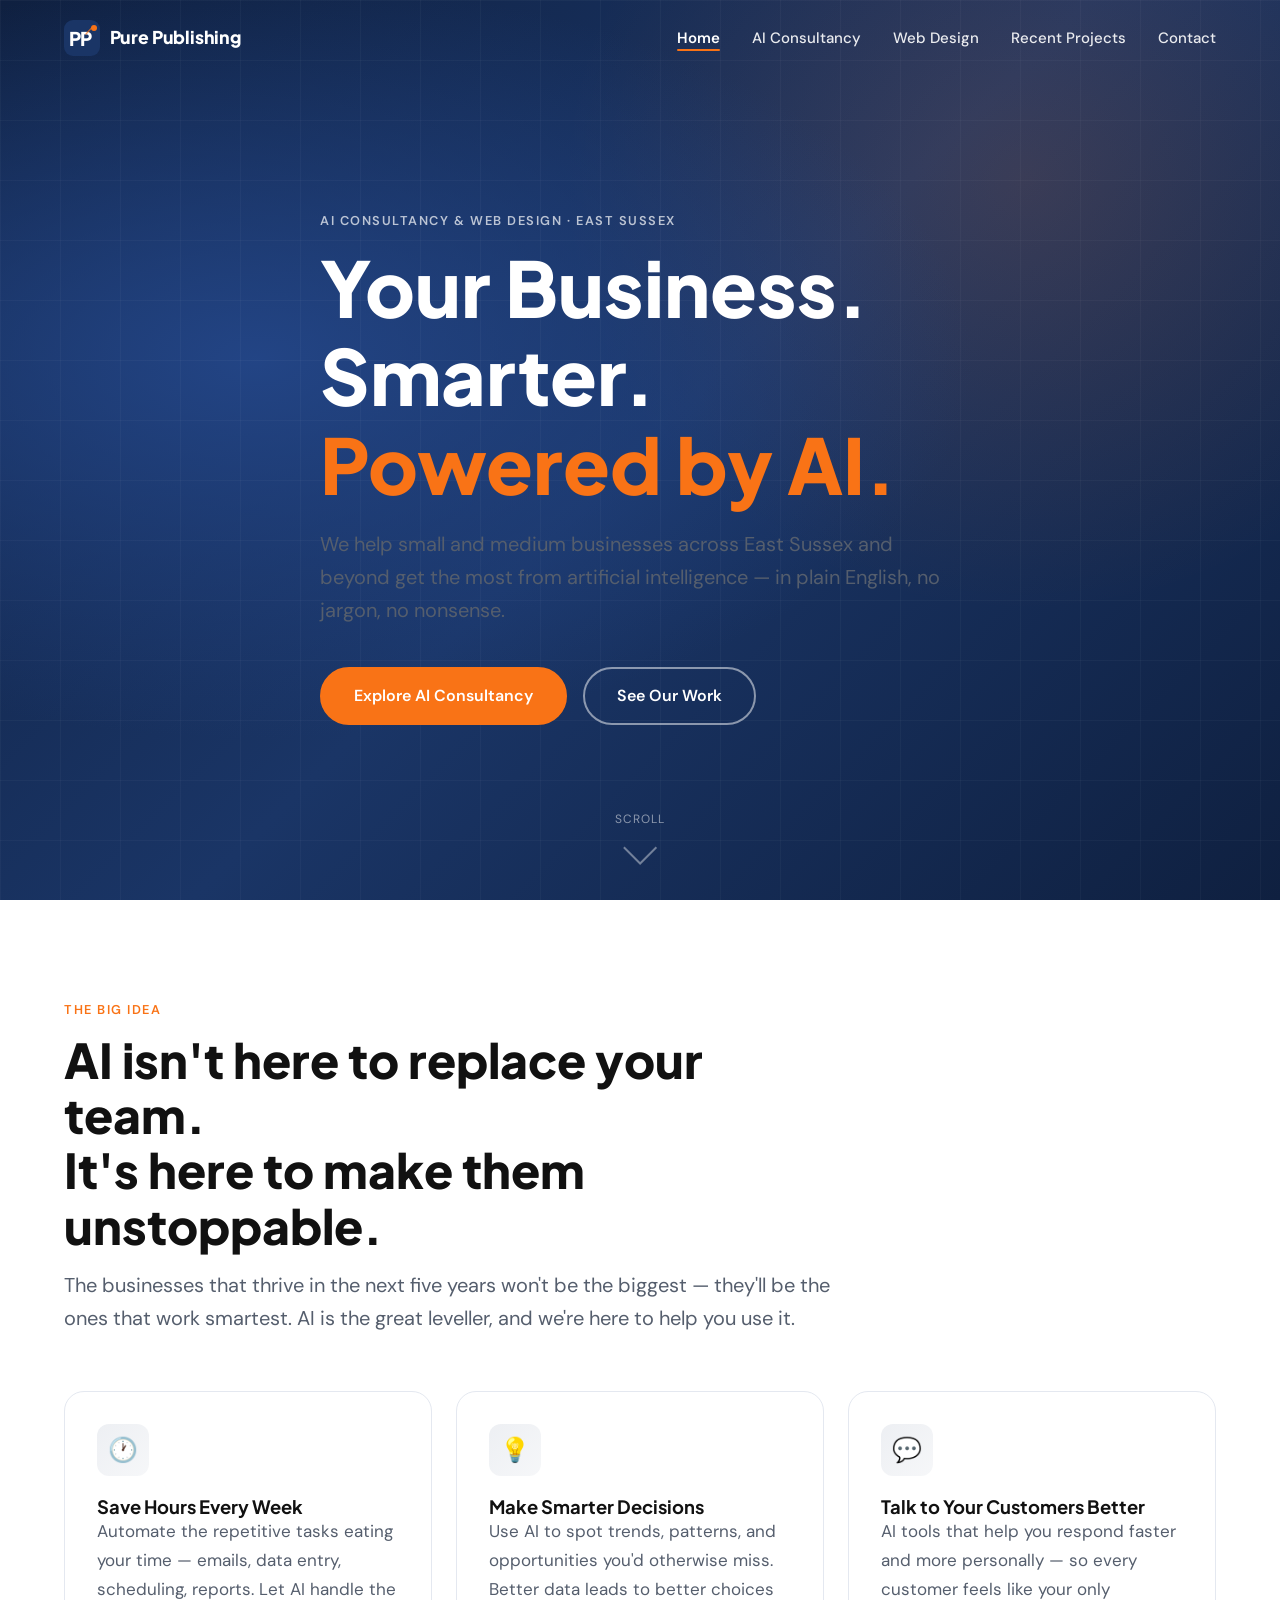
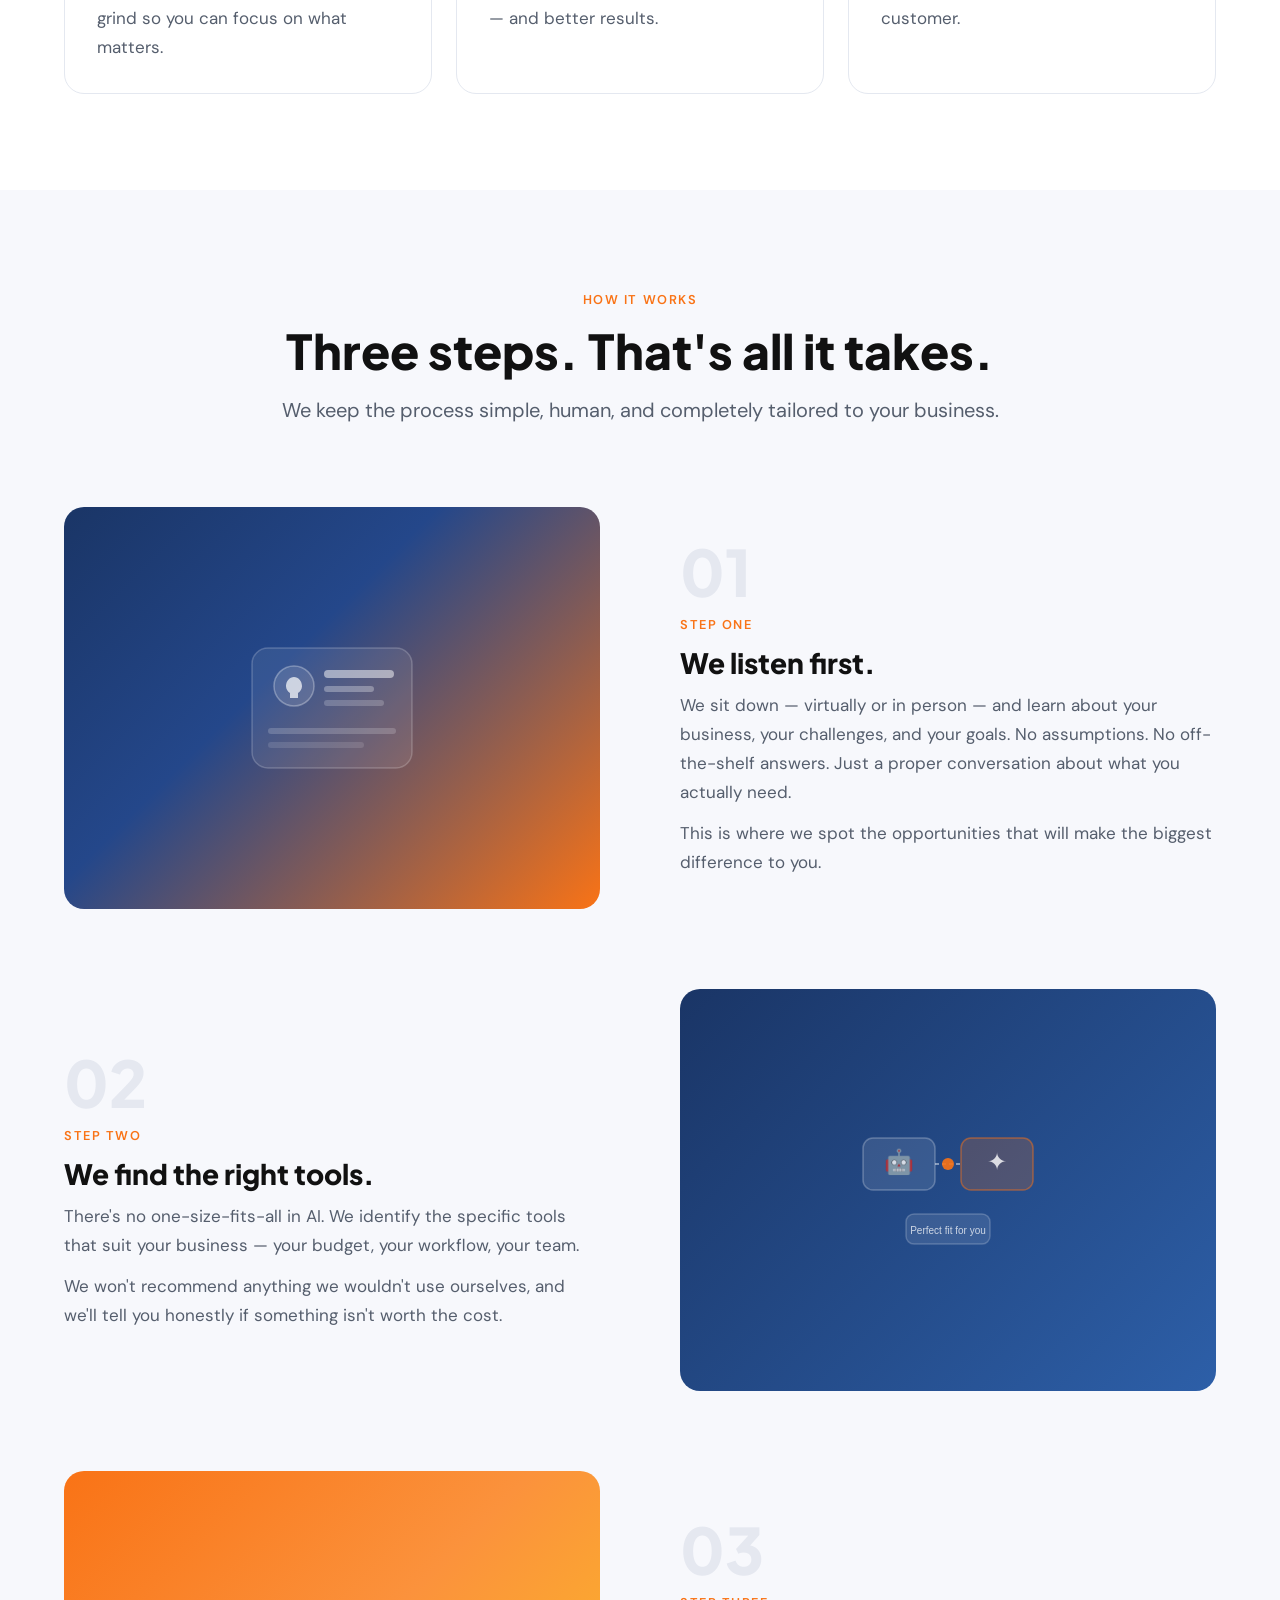
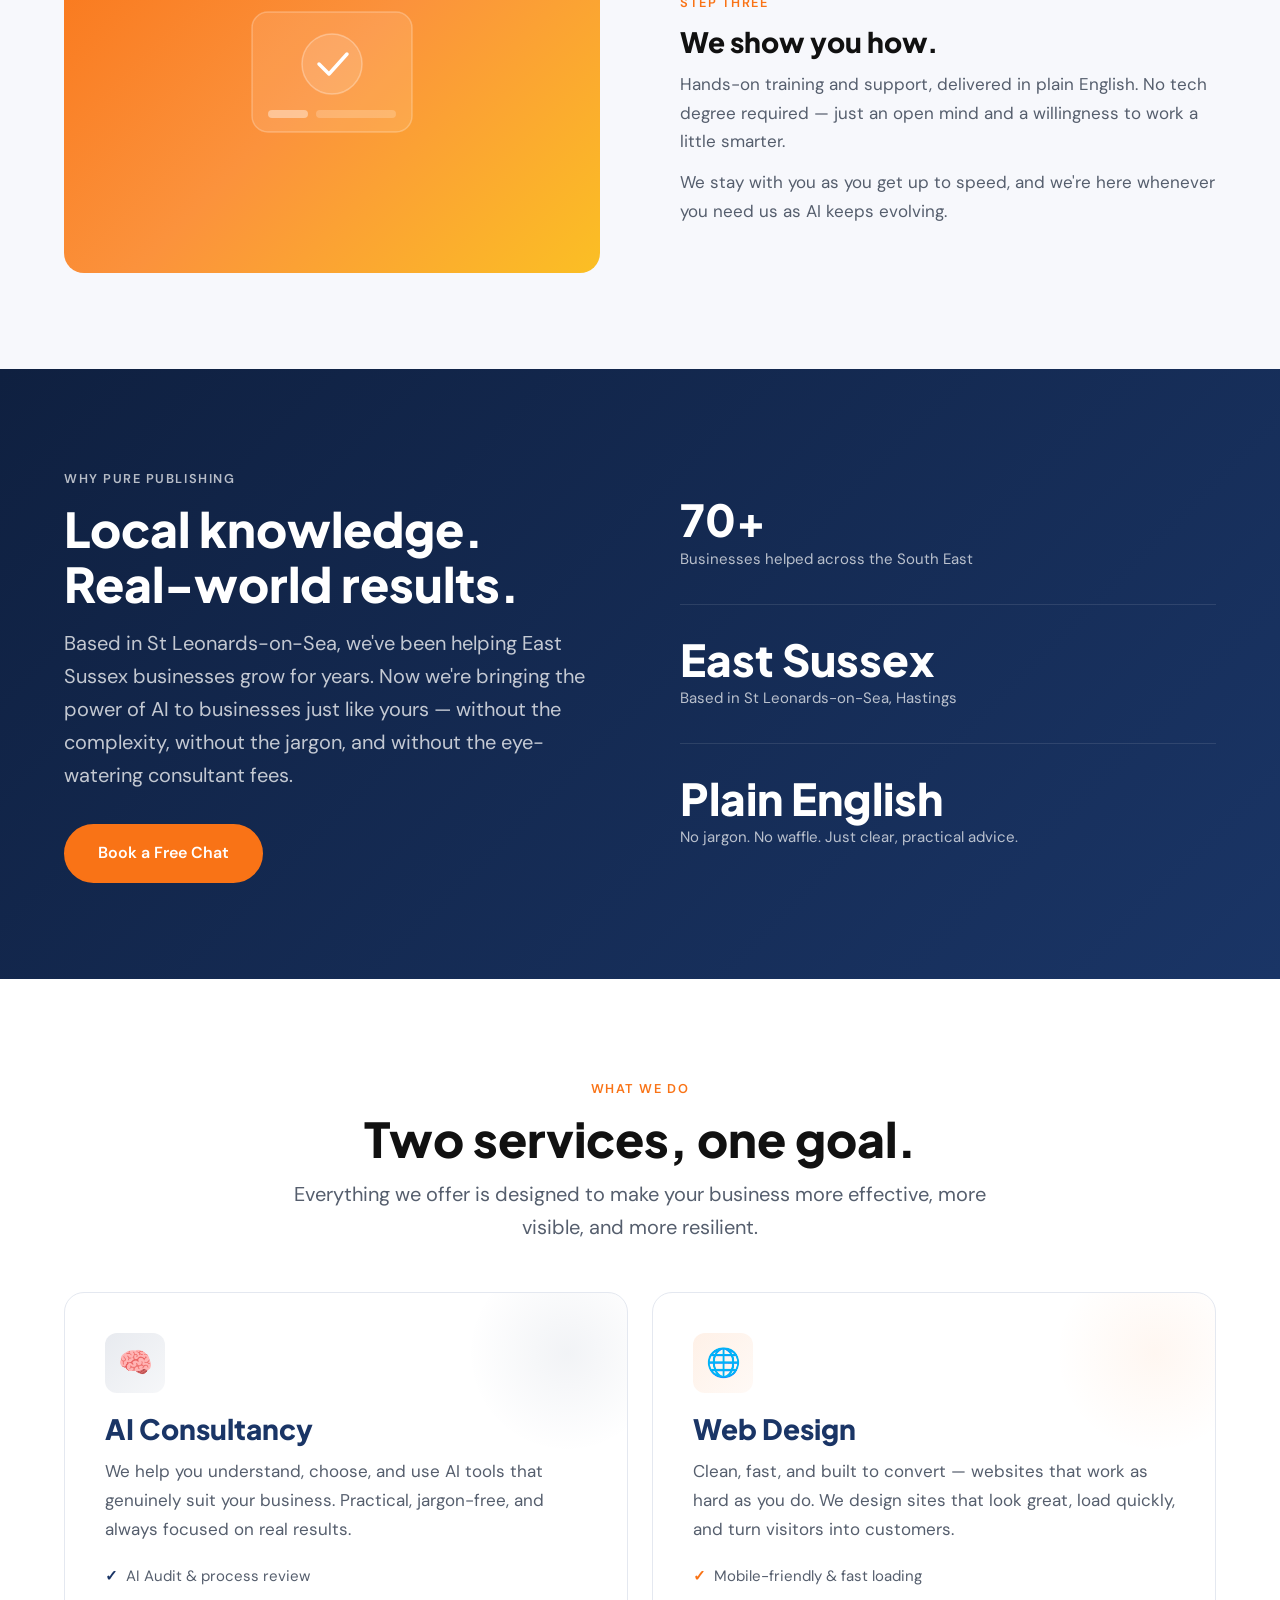
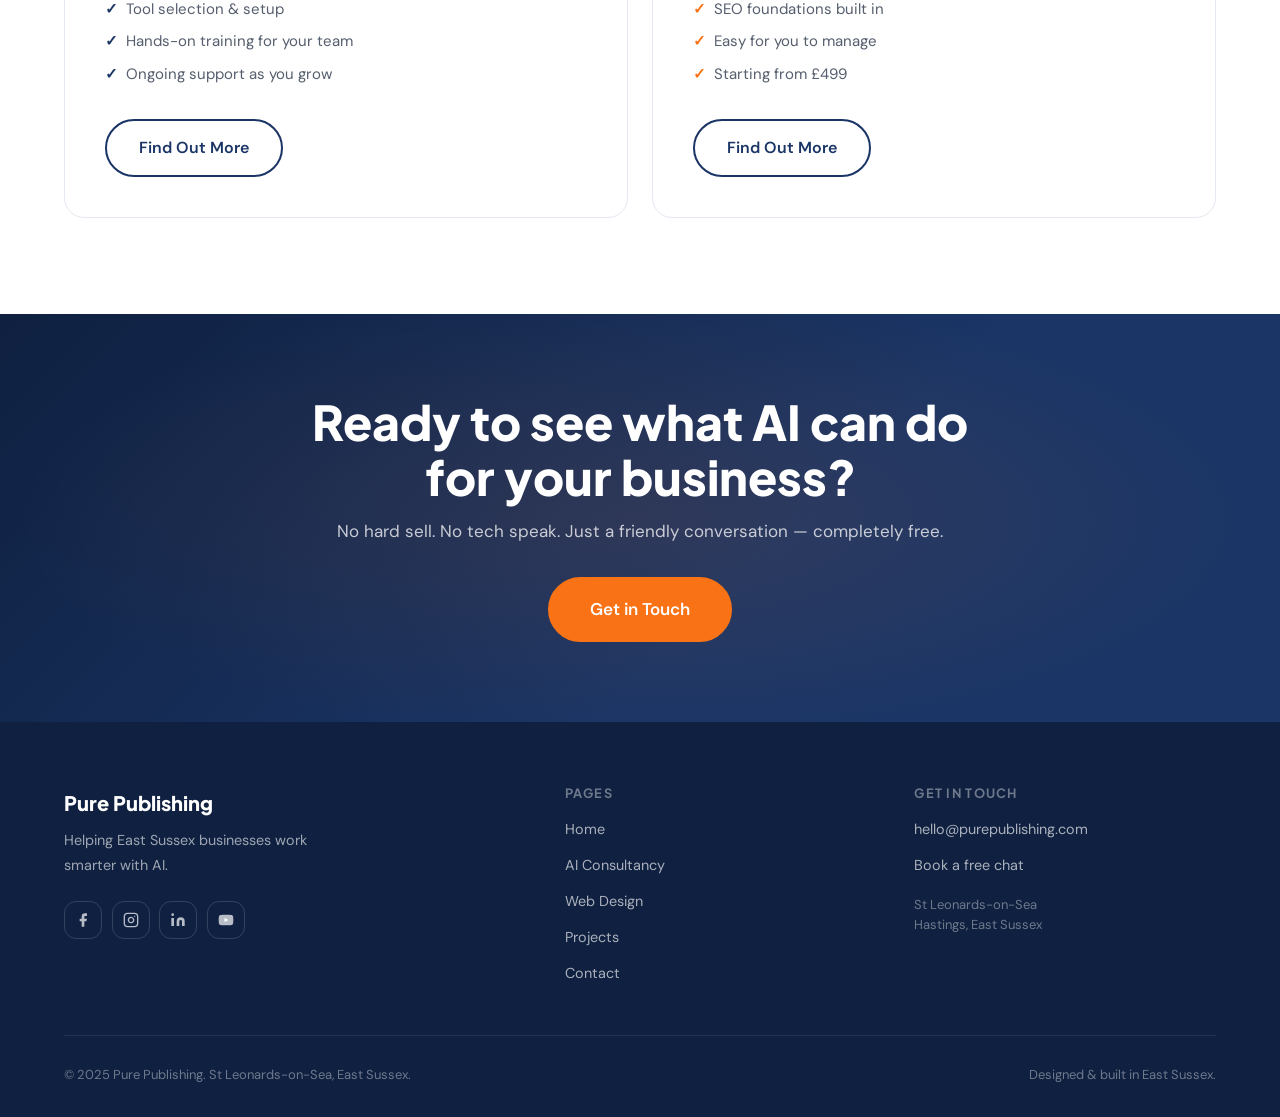
<file: index.html>
<!DOCTYPE html>
<html lang="en">
<head>
  <meta charset="UTF-8" />
  <meta name="viewport" content="width=device-width, initial-scale=1.0" />
  <title>Pure Publishing — AI Consultancy &amp; Web Design | East Sussex</title>
  <meta name="description" content="Pure Publishing helps small and medium businesses across East Sussex get the most from AI — in plain English. AI Consultancy and Website Design based in St Leonards-on-Sea." />
  <link rel="stylesheet" href="styles.css" />
</head>
<body>

  <!-- ══════════════════════════════════════════
       NAVIGATION
  ══════════════════════════════════════════ -->
  <nav class="nav" role="navigation" aria-label="Main navigation">
    <div class="container">
      <div class="nav-inner">

        <a href="index.html" class="nav-logo" aria-label="Pure Publishing — Home">
          <svg class="nav-logo-svg" viewBox="0 0 36 36" fill="none" xmlns="http://www.w3.org/2000/svg" aria-hidden="true">
            <rect width="36" height="36" rx="9" fill="#1a3566"/>
            <text x="5" y="26" font-family="'Plus Jakarta Sans', sans-serif" font-weight="800" font-size="19" fill="white" letter-spacing="-1">PP</text>
            <circle cx="30" cy="8" r="3" fill="#f97316"/>
            <line x1="27.5" y1="8" x2="22" y2="14" stroke="#f97316" stroke-width="1.2" stroke-linecap="round" opacity="0.7"/>
          </svg>
          <span class="nav-logo-wordmark">Pure Publishing</span>
        </a>

        <ul class="nav-links" role="list">
          <li><a href="index.html" class="active">Home</a></li>
          <li><a href="ai-consultancy.html">AI Consultancy</a></li>
          <li><a href="web-design.html">Web Design</a></li>
          <li><a href="projects.html">Recent Projects</a></li>
          <li><a href="contact.html">Contact</a></li>
        </ul>

        <a href="contact.html" class="btn btn-primary nav-cta">Get in Touch</a>

        <button class="hamburger" aria-label="Open menu" aria-expanded="false">
          <span></span><span></span><span></span>
        </button>
      </div>
    </div>
  </nav>

  <div class="mobile-menu" role="dialog" aria-label="Mobile navigation">
    <button class="mobile-menu-close" aria-label="Close menu">&times;</button>
    <a href="index.html">Home</a>
    <a href="ai-consultancy.html">AI Consultancy</a>
    <a href="web-design.html">Web Design</a>
    <a href="projects.html">Recent Projects</a>
    <a href="contact.html">Contact</a>
  </div>


  <!-- ══════════════════════════════════════════
       HERO
  ══════════════════════════════════════════ -->
  <section class="hero" aria-label="Hero">
    <div class="hero-bg" aria-hidden="true"></div>
    <div class="hero-grid" aria-hidden="true"></div>

    <div class="container hero-content">
      <span class="eyebrow eyebrow-light hero-fade">AI Consultancy &amp; Web Design · East Sussex</span>
      <h1 class="hero-fade-up">Your Business.<br>Smarter.<br><span>Powered by AI.</span></h1>
      <p class="lead hero-fade-up" style="animation-delay:0.55s; opacity:0; animation-fill-mode: forwards;">
        We help small and medium businesses across East Sussex and beyond get the most from
        artificial intelligence — in plain English, no jargon, no nonsense.
      </p>
      <div class="hero-btns">
        <a href="ai-consultancy.html" class="btn btn-primary">Explore AI Consultancy</a>
        <a href="projects.html" class="btn btn-ghost">See Our Work</a>
      </div>
    </div>

    <div class="scroll-indicator" aria-hidden="true">
      <span>Scroll</span>
      <div class="scroll-chevron"></div>
    </div>
  </section>


  <!-- ══════════════════════════════════════════
       SECTION 2 — THE BIG IDEA
  ══════════════════════════════════════════ -->
  <section class="section">
    <div class="container">
      <div class="section-header" style="max-width: 780px;">
        <span class="eyebrow reveal">The Big Idea</span>
        <h2 class="reveal reveal-d1">AI isn't here to replace your team.<br>It's here to make them unstoppable.</h2>
        <p class="lead reveal reveal-d2" style="margin-top: 1rem;">
          The businesses that thrive in the next five years won't be the biggest — they'll be the ones
          that work smartest. AI is the great leveller, and we're here to help you use it.
        </p>
      </div>

      <div class="cards-grid cards-grid-3" style="margin-top: 3.5rem;">
        <div class="card reveal reveal-d1">
          <div class="card-icon">🕐</div>
          <h4>Save Hours Every Week</h4>
          <p>Automate the repetitive tasks eating your time — emails, data entry, scheduling, reports. Let AI handle the grind so you can focus on what matters.</p>
        </div>
        <div class="card reveal reveal-d2">
          <div class="card-icon">💡</div>
          <h4>Make Smarter Decisions</h4>
          <p>Use AI to spot trends, patterns, and opportunities you'd otherwise miss. Better data leads to better choices — and better results.</p>
        </div>
        <div class="card reveal reveal-d3">
          <div class="card-icon">💬</div>
          <h4>Talk to Your Customers Better</h4>
          <p>AI tools that help you respond faster and more personally — so every customer feels like your only customer.</p>
        </div>
      </div>
    </div>
  </section>


  <!-- ══════════════════════════════════════════
       SECTION 3 — HOW IT WORKS
  ══════════════════════════════════════════ -->
  <section class="section" style="background: var(--bg-muted);">
    <div class="container">
      <div class="section-header centered reveal">
        <span class="eyebrow">How It Works</span>
        <h2>Three steps. That's all it takes.</h2>
        <p class="lead" style="margin-top: 1rem;">
          We keep the process simple, human, and completely tailored to your business.
        </p>
      </div>

      <div class="split-row" style="margin-top: 5rem;">
        <div class="split-visual gradient-1 reveal-left">
          <div class="split-visual-inner" style="padding: 3rem;">
            <svg viewBox="0 0 200 160" fill="none" xmlns="http://www.w3.org/2000/svg" style="max-width:200px;">
              <rect x="20" y="20" width="160" height="120" rx="16" fill="rgba(255,255,255,0.08)" stroke="rgba(255,255,255,0.2)" stroke-width="1.5"/>
              <circle cx="62" cy="58" r="20" fill="rgba(255,255,255,0.12)" stroke="rgba(255,255,255,0.3)" stroke-width="1.5"/>
              <path d="M54 58 C54 53 57.6 49 62 49 C66.4 49 70 53 70 58 C70 61 68.4 63.5 66 65L66 70L58 70L58 65C55.6 63.5 54 61 54 58Z" fill="rgba(255,255,255,0.7)"/>
              <rect x="92" y="42" width="70" height="8" rx="4" fill="rgba(255,255,255,0.5)"/>
              <rect x="92" y="58" width="50" height="6" rx="3" fill="rgba(255,255,255,0.3)"/>
              <rect x="92" y="72" width="60" height="6" rx="3" fill="rgba(255,255,255,0.2)"/>
              <rect x="36" y="100" width="128" height="6" rx="3" fill="rgba(255,255,255,0.18)"/>
              <rect x="36" y="114" width="96" height="6" rx="3" fill="rgba(255,255,255,0.12)"/>
            </svg>
          </div>
        </div>
        <div class="split-text reveal-right">
          <div class="step-number">01</div>
          <span class="eyebrow">Step One</span>
          <h3>We listen first.</h3>
          <p style="margin-top: 0.75rem;">
            We sit down — virtually or in person — and learn about your business, your challenges,
            and your goals. No assumptions. No off-the-shelf answers. Just a proper conversation
            about what you actually need.
          </p>
          <p style="margin-top: 0.75rem;">
            This is where we spot the opportunities that will make the biggest difference to you.
          </p>
        </div>
      </div>

      <div class="split-row reverse" style="margin-top: 5rem;">
        <div class="split-visual gradient-4 reveal-right">
          <div class="split-visual-inner" style="padding: 3rem;">
            <svg viewBox="0 0 200 160" fill="none" xmlns="http://www.w3.org/2000/svg" style="max-width:200px;">
              <rect x="15" y="28" width="72" height="52" rx="10" fill="rgba(255,255,255,0.1)" stroke="rgba(255,255,255,0.25)" stroke-width="1.5"/>
              <text x="51" y="60" font-size="24" text-anchor="middle" fill="white" opacity="0.8">🤖</text>
              <rect x="113" y="28" width="72" height="52" rx="10" fill="rgba(249,115,22,0.2)" stroke="rgba(249,115,22,0.5)" stroke-width="1.5"/>
              <text x="149" y="60" font-size="24" text-anchor="middle" fill="white" opacity="0.8">✦</text>
              <path d="M87 54 L113 54" stroke="rgba(255,255,255,0.45)" stroke-width="2" stroke-dasharray="4 3"/>
              <circle cx="100" cy="54" r="6" fill="rgba(249,115,22,0.9)"/>
              <rect x="58" y="104" width="84" height="30" rx="8" fill="rgba(255,255,255,0.1)" stroke="rgba(255,255,255,0.2)" stroke-width="1.5"/>
              <text x="100" y="124" font-size="10" text-anchor="middle" fill="rgba(255,255,255,0.75)" font-family="sans-serif">Perfect fit for you</text>
            </svg>
          </div>
        </div>
        <div class="split-text reveal-left">
          <div class="step-number">02</div>
          <span class="eyebrow">Step Two</span>
          <h3>We find the right tools.</h3>
          <p style="margin-top: 0.75rem;">
            There's no one-size-fits-all in AI. We identify the specific tools that suit
            your business — your budget, your workflow, your team.
          </p>
          <p style="margin-top: 0.75rem;">
            We won't recommend anything we wouldn't use ourselves, and we'll tell you
            honestly if something isn't worth the cost.
          </p>
        </div>
      </div>

      <div class="split-row" style="margin-top: 5rem;">
        <div class="split-visual gradient-3 reveal-left">
          <div class="split-visual-inner" style="padding: 3rem;">
            <svg viewBox="0 0 200 160" fill="none" xmlns="http://www.w3.org/2000/svg" style="max-width:200px;">
              <rect x="20" y="20" width="160" height="120" rx="16" fill="rgba(255,255,255,0.1)" stroke="rgba(255,255,255,0.25)" stroke-width="1.5"/>
              <circle cx="100" cy="72" r="30" fill="rgba(255,255,255,0.12)" stroke="rgba(255,255,255,0.3)" stroke-width="1.5"/>
              <path d="M87 72 L97 82 L115 62" stroke="white" stroke-width="3.5" stroke-linecap="round" stroke-linejoin="round"/>
              <rect x="36" y="118" width="40" height="8" rx="4" fill="rgba(255,255,255,0.4)"/>
              <rect x="84" y="118" width="80" height="8" rx="4" fill="rgba(255,255,255,0.2)"/>
            </svg>
          </div>
        </div>
        <div class="split-text reveal-right">
          <div class="step-number">03</div>
          <span class="eyebrow">Step Three</span>
          <h3>We show you how.</h3>
          <p style="margin-top: 0.75rem;">
            Hands-on training and support, delivered in plain English. No tech degree required —
            just an open mind and a willingness to work a little smarter.
          </p>
          <p style="margin-top: 0.75rem;">
            We stay with you as you get up to speed, and we're here whenever you need us as AI
            keeps evolving.
          </p>
        </div>
      </div>
    </div>
  </section>


  <!-- ══════════════════════════════════════════
       SECTION 4 — WHY US (indigo bg)
  ══════════════════════════════════════════ -->
  <section class="section section-indigo">
    <div class="container">
      <div style="display: grid; grid-template-columns: 1fr 1fr; gap: 5rem; align-items: center;">
        <div class="reveal-left">
          <span class="eyebrow eyebrow-light">Why Pure Publishing</span>
          <h2>Local knowledge.<br>Real-world results.</h2>
          <p class="lead" style="margin-top: 1rem; color: rgba(255,255,255,0.75);">
            Based in St Leonards-on-Sea, we've been helping East Sussex businesses grow for years.
            Now we're bringing the power of AI to businesses just like yours — without the complexity,
            without the jargon, and without the eye-watering consultant fees.
          </p>
          <a href="contact.html" class="btn btn-primary" style="margin-top: 2rem;">Book a Free Chat</a>
        </div>
        <div class="reveal-right">
          <div style="display: flex; flex-direction: column; gap: 2rem;">
            <div class="stat-item">
              <div class="stat-number" data-count="100" data-suffix="+">100+</div>
              <div class="stat-label">Businesses helped across the South East</div>
            </div>
            <div class="divider" style="background: rgba(255,255,255,0.1);"></div>
            <div class="stat-item">
              <div class="stat-number">East Sussex</div>
              <div class="stat-label">Based in St Leonards-on-Sea, Hastings</div>
            </div>
            <div class="divider" style="background: rgba(255,255,255,0.1);"></div>
            <div class="stat-item">
              <div class="stat-number">Plain English</div>
              <div class="stat-label">No jargon. No waffle. Just clear, practical advice.</div>
            </div>
          </div>
        </div>
      </div>
    </div>
  </section>


  <!-- ══════════════════════════════════════════
       SECTION 5 — SERVICES OVERVIEW
  ══════════════════════════════════════════ -->
  <section class="section">
    <div class="container">
      <div class="section-header centered reveal">
        <span class="eyebrow">What We Do</span>
        <h2>Two services, one goal.</h2>
        <p class="lead" style="margin-top: 0.75rem;">
          Everything we offer is designed to make your business more effective, more visible, and more resilient.
        </p>
      </div>

      <div class="cards-grid cards-grid-2" style="margin-top: 3rem;">
        <div class="card reveal reveal-d1" style="padding: 2.5rem; overflow: hidden; position: relative;">
          <div style="position: absolute; top: -40px; right: -40px; width: 200px; height: 200px; border-radius: 50%; background: radial-gradient(circle, rgba(26,53,102,0.06) 0%, transparent 70%); pointer-events: none;"></div>
          <div class="card-icon" style="width: 60px; height: 60px; font-size: 1.75rem; background: linear-gradient(135deg, rgba(26,53,102,0.1), rgba(26,53,102,0.04));">🧠</div>
          <h3 style="margin-bottom: 0.75rem; color: var(--indigo);">AI Consultancy</h3>
          <p>We help you understand, choose, and use AI tools that genuinely suit your business. Practical, jargon-free, and always focused on real results.</p>
          <ul style="margin-top: 1.25rem; display: flex; flex-direction: column; gap: 0.5rem;">
            <li style="display: flex; align-items: center; gap: 0.5rem; font-size: 0.9375rem; color: var(--text-muted);"><span style="color: var(--indigo); font-weight: 700;">✓</span> AI Audit &amp; process review</li>
            <li style="display: flex; align-items: center; gap: 0.5rem; font-size: 0.9375rem; color: var(--text-muted);"><span style="color: var(--indigo); font-weight: 700;">✓</span> Tool selection &amp; setup</li>
            <li style="display: flex; align-items: center; gap: 0.5rem; font-size: 0.9375rem; color: var(--text-muted);"><span style="color: var(--indigo); font-weight: 700;">✓</span> Hands-on training for your team</li>
            <li style="display: flex; align-items: center; gap: 0.5rem; font-size: 0.9375rem; color: var(--text-muted);"><span style="color: var(--indigo); font-weight: 700;">✓</span> Ongoing support as you grow</li>
          </ul>
          <a href="ai-consultancy.html" class="btn btn-outline" style="margin-top: 2rem;">Find Out More</a>
        </div>

        <div class="card reveal reveal-d2" style="padding: 2.5rem; overflow: hidden; position: relative;">
          <div style="position: absolute; top: -40px; right: -40px; width: 200px; height: 200px; border-radius: 50%; background: radial-gradient(circle, rgba(249,115,22,0.06) 0%, transparent 70%); pointer-events: none;"></div>
          <div class="card-icon" style="width: 60px; height: 60px; font-size: 1.75rem; background: linear-gradient(135deg, rgba(249,115,22,0.1), rgba(249,115,22,0.04));">🌐</div>
          <h3 style="margin-bottom: 0.75rem; color: var(--indigo);">Web Design</h3>
          <p>Clean, fast, and built to convert — websites that work as hard as you do. We design sites that look great, load quickly, and turn visitors into customers.</p>
          <ul style="margin-top: 1.25rem; display: flex; flex-direction: column; gap: 0.5rem;">
            <li style="display: flex; align-items: center; gap: 0.5rem; font-size: 0.9375rem; color: var(--text-muted);"><span style="color: var(--accent); font-weight: 700;">✓</span> Mobile-friendly &amp; fast loading</li>
            <li style="display: flex; align-items: center; gap: 0.5rem; font-size: 0.9375rem; color: var(--text-muted);"><span style="color: var(--accent); font-weight: 700;">✓</span> SEO foundations built in</li>
            <li style="display: flex; align-items: center; gap: 0.5rem; font-size: 0.9375rem; color: var(--text-muted);"><span style="color: var(--accent); font-weight: 700;">✓</span> Easy for you to manage</li>
            <li style="display: flex; align-items: center; gap: 0.5rem; font-size: 0.9375rem; color: var(--text-muted);"><span style="color: var(--accent); font-weight: 700;">✓</span> Starting from £499</li>
          </ul>
          <a href="web-design.html" class="btn btn-outline" style="margin-top: 2rem;">Find Out More</a>
        </div>
      </div>
    </div>
  </section>


  <!-- ══════════════════════════════════════════
       SECTION 6 — CTA STRIP
  ══════════════════════════════════════════ -->
  <section class="cta-strip reveal">
    <div class="container">
      <h2>Ready to see what AI can do<br>for your business?</h2>
      <p>No hard sell. No tech speak. Just a friendly conversation — completely free.</p>
      <a href="contact.html" class="btn btn-primary" style="font-size: 1.0625rem; padding: 1rem 2.5rem;">Get in Touch</a>
    </div>
  </section>


  <!-- ══════════════════════════════════════════
       FOOTER
  ══════════════════════════════════════════ -->
  <footer class="footer" role="contentinfo">
    <div class="container">
      <div class="footer-grid">
        <div class="footer-brand">
          <div class="footer-wordmark">Pure Publishing</div>
          <p class="footer-tagline">Helping East Sussex businesses work smarter with AI.</p>
          <div class="footer-social" aria-label="Social media links">
            <a href="#" aria-label="Facebook" rel="noopener noreferrer">
              <svg width="16" height="16" viewBox="0 0 24 24" fill="currentColor"><path d="M18 2h-3a5 5 0 0 0-5 5v3H7v4h3v8h4v-8h3l1-4h-4V7a1 1 0 0 1 1-1h3z"/></svg>
            </a>
            <a href="#" aria-label="Instagram" rel="noopener noreferrer">
              <svg width="16" height="16" viewBox="0 0 24 24" fill="none" stroke="currentColor" stroke-width="2" stroke-linecap="round" stroke-linejoin="round"><rect x="2" y="2" width="20" height="20" rx="5" ry="5"/><path d="M16 11.37A4 4 0 1 1 12.63 8 4 4 0 0 1 16 11.37z"/><line x1="17.5" y1="6.5" x2="17.51" y2="6.5"/></svg>
            </a>
            <a href="#" aria-label="LinkedIn" rel="noopener noreferrer">
              <svg width="16" height="16" viewBox="0 0 24 24" fill="currentColor"><path d="M16 8a6 6 0 0 1 6 6v7h-4v-7a2 2 0 0 0-2-2 2 2 0 0 0-2 2v7h-4v-7a6 6 0 0 1 6-6z"/><rect x="2" y="9" width="4" height="12"/><circle cx="4" cy="4" r="2"/></svg>
            </a>
            <a href="#" aria-label="YouTube" rel="noopener noreferrer">
              <svg width="16" height="16" viewBox="0 0 24 24" fill="currentColor"><path d="M22.54 6.42a2.78 2.78 0 0 0-1.95-1.96C18.88 4 12 4 12 4s-6.88 0-8.59.46A2.78 2.78 0 0 0 1.46 6.42 29 29 0 0 0 1 12a29 29 0 0 0 .46 5.58 2.78 2.78 0 0 0 1.95 1.96C5.12 20 12 20 12 20s6.88 0 8.59-.46a2.78 2.78 0 0 0 1.96-1.96A29 29 0 0 0 23 12a29 29 0 0 0-.46-5.58z"/><polygon points="9.75 15.02 15.5 12 9.75 8.98 9.75 15.02" fill="white"/></svg>
            </a>
          </div>
        </div>
        <div class="footer-col">
          <h5>Pages</h5>
          <ul>
            <li><a href="index.html">Home</a></li>
            <li><a href="ai-consultancy.html">AI Consultancy</a></li>
            <li><a href="web-design.html">Web Design</a></li>
            <li><a href="projects.html">Projects</a></li>
            <li><a href="contact.html">Contact</a></li>
          </ul>
        </div>
        <div class="footer-col">
          <h5>Get in Touch</h5>
          <ul>
            <li><a href="mailto:hello@purepublishing.com">hello@purepublishing.com</a></li>
            <li><a href="contact.html">Book a free chat</a></li>
          </ul>
          <p style="font-size:0.8125rem; color: rgba(255,255,255,0.4); margin-top: 1rem; line-height: 1.6;">
            St Leonards-on-Sea<br>Hastings, East Sussex
          </p>
        </div>
      </div>
      <div class="footer-bottom">
        <span>&copy; 2025 Pure Publishing. St Leonards-on-Sea, East Sussex.</span>
        <span>Designed &amp; built in East Sussex.</span>
      </div>
    </div>
  </footer>

  <script src="main.js"></script>
</body>
</html>
</file>
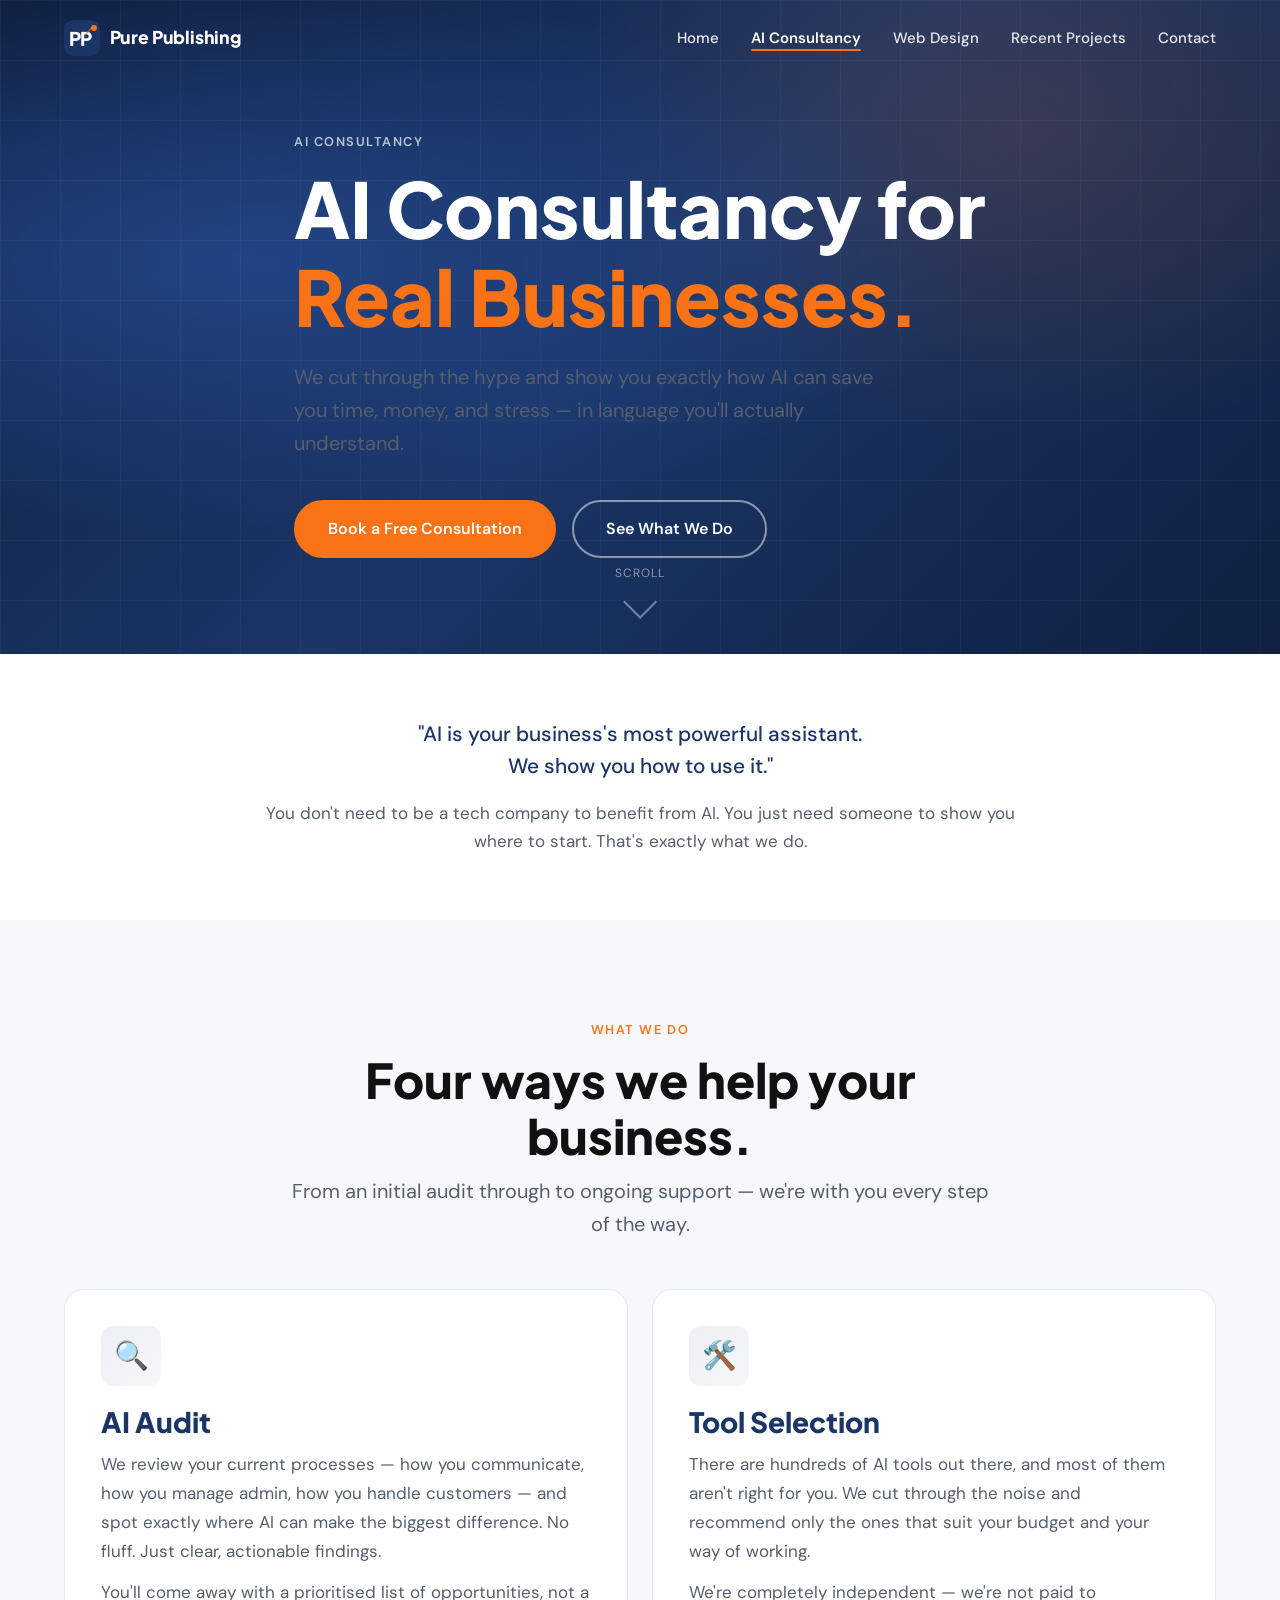
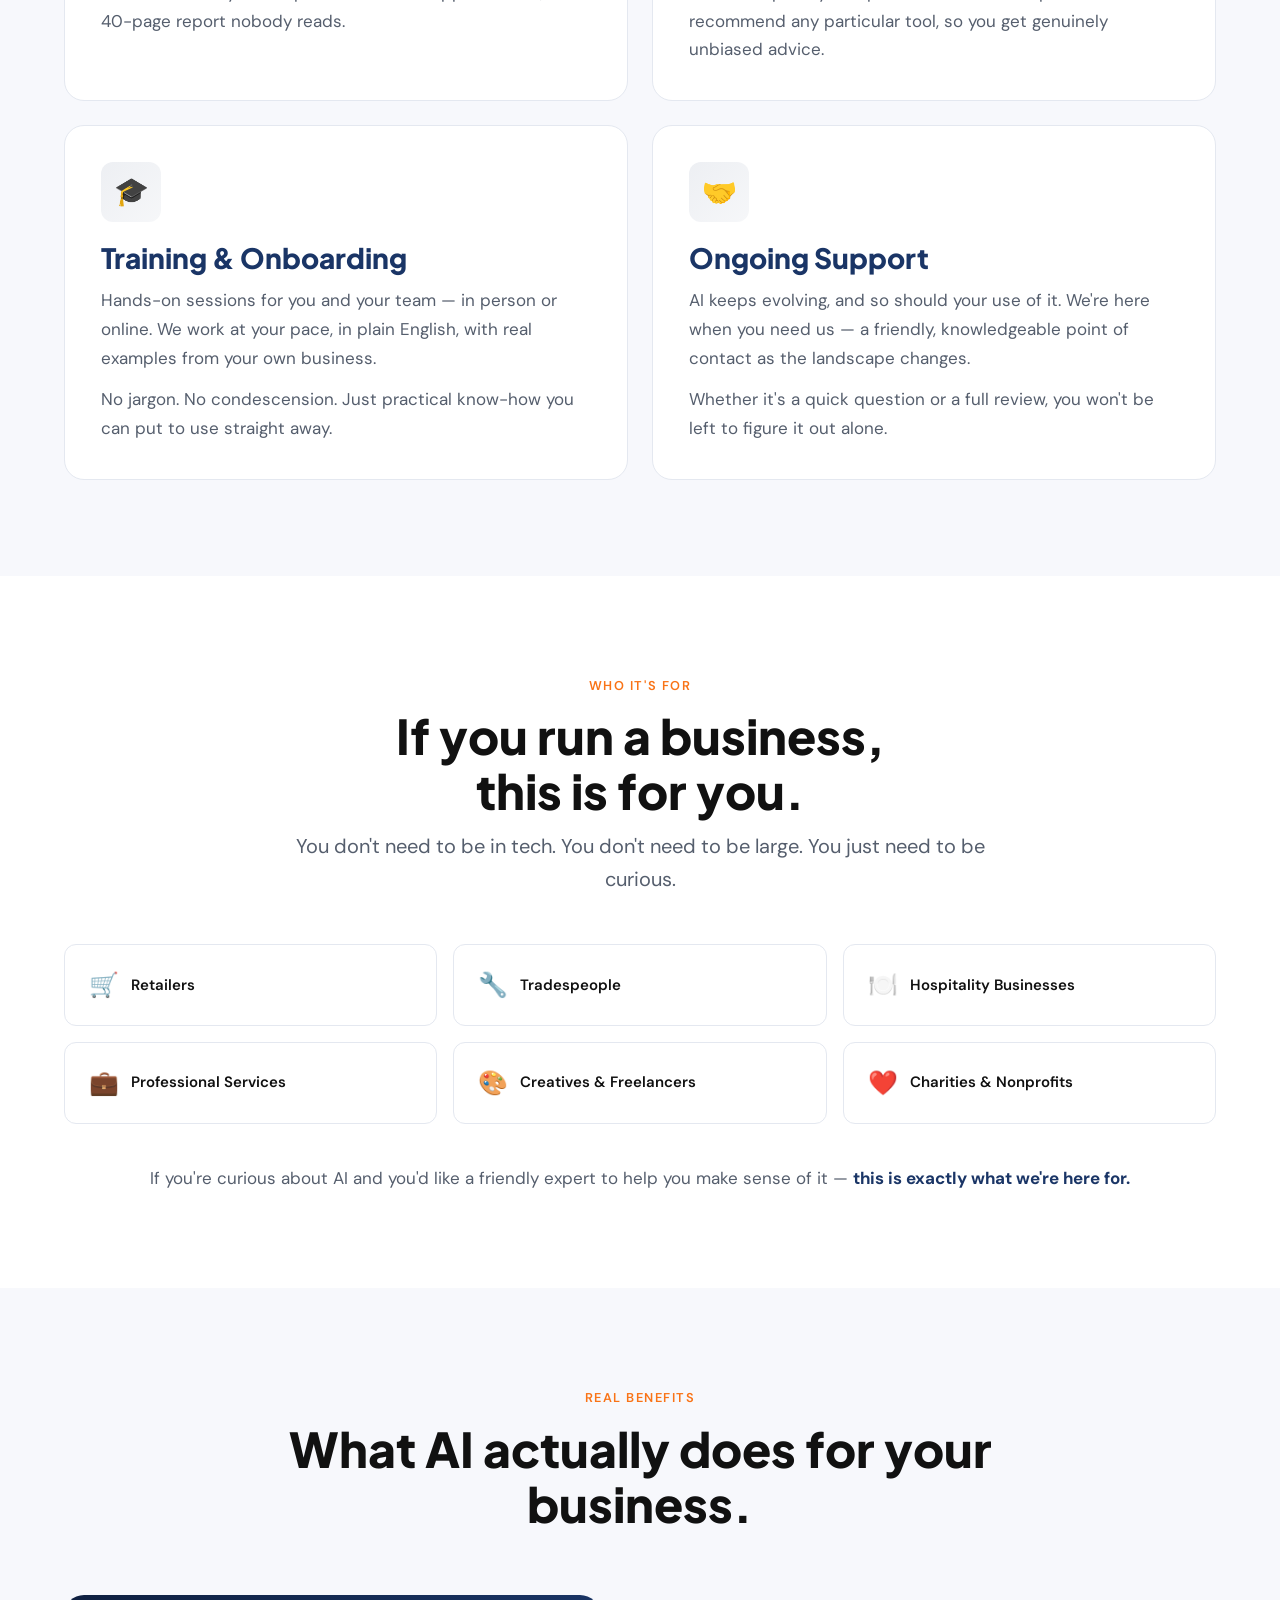
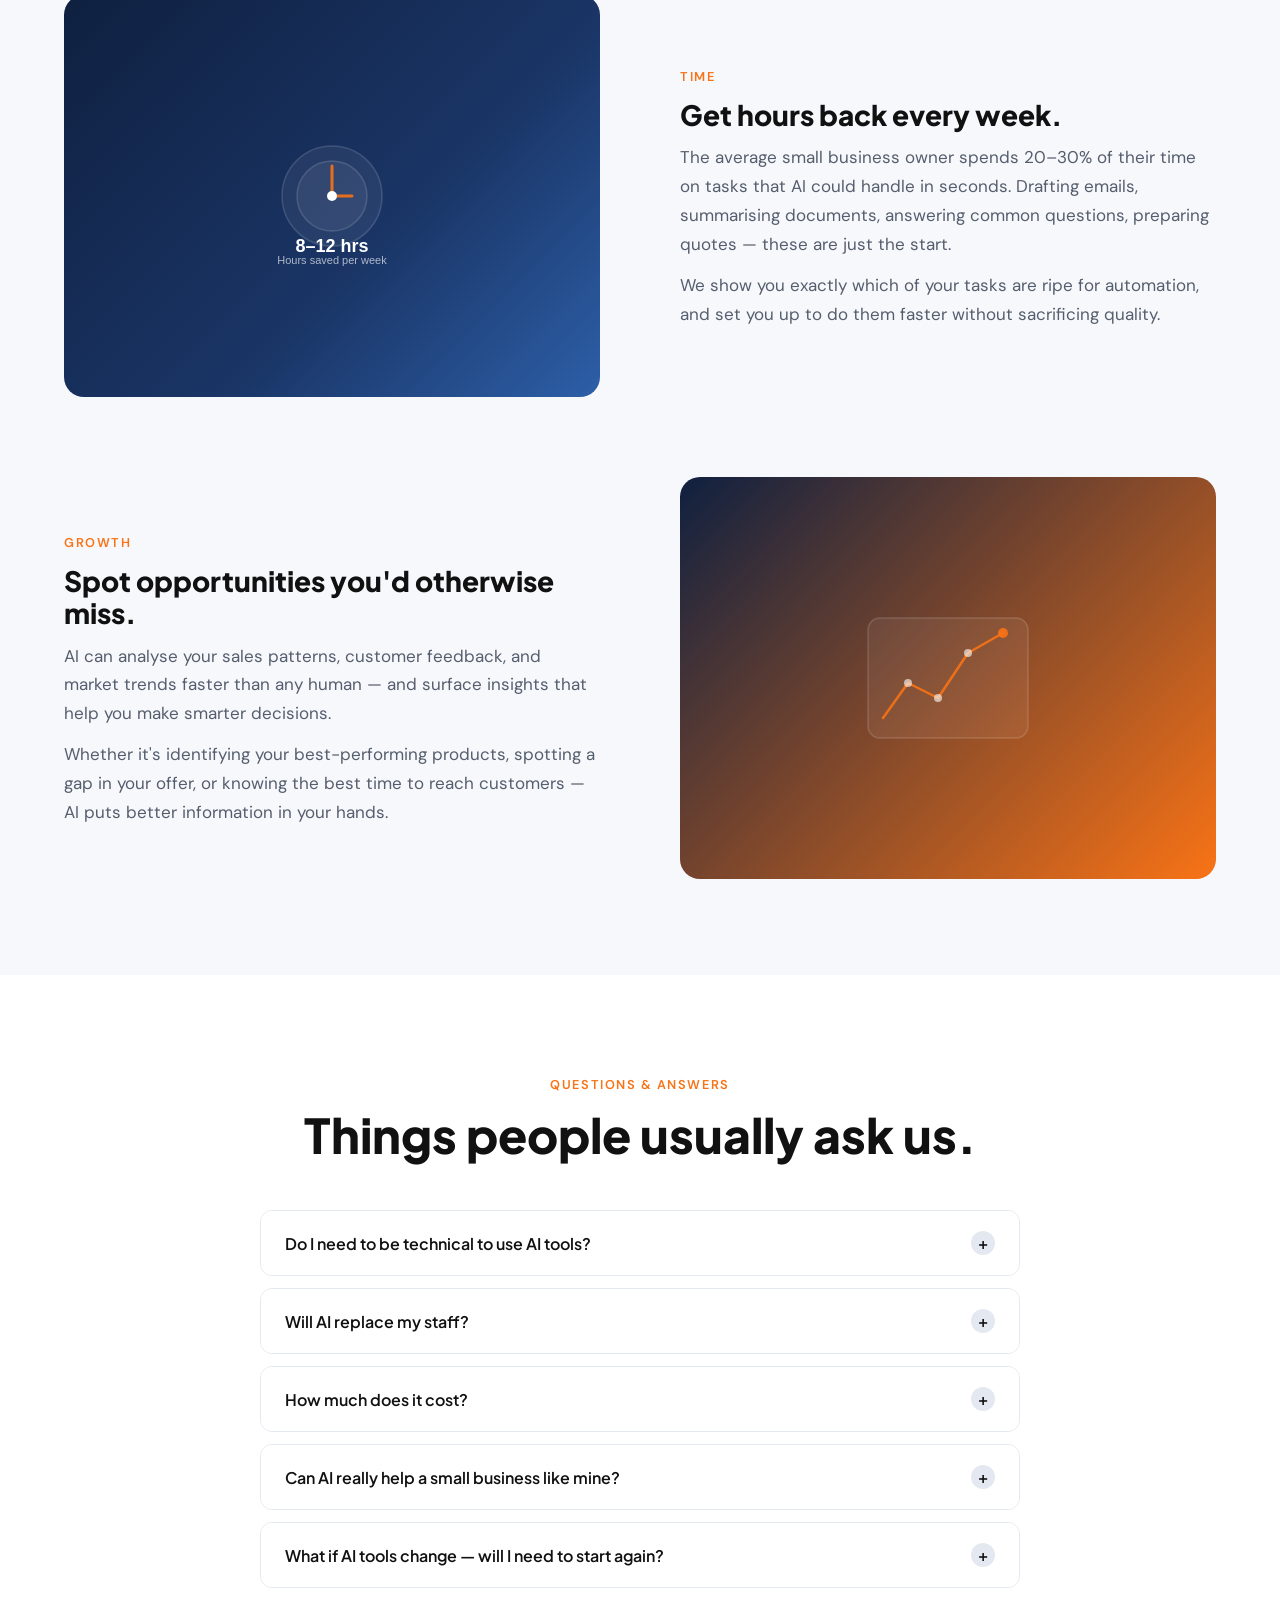
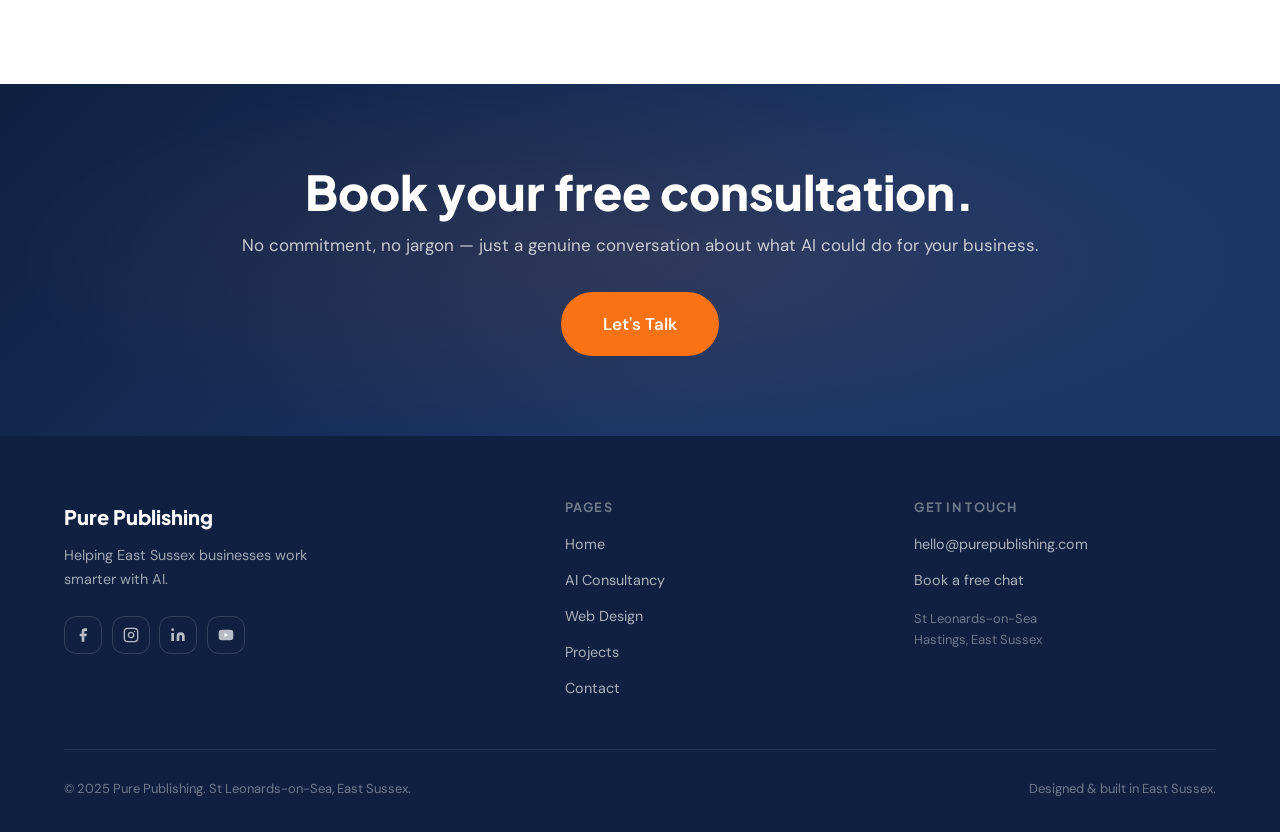
<file: ai-consultancy.html>
<!DOCTYPE html>
<html lang="en">
<head>
  <meta charset="UTF-8" />
  <meta name="viewport" content="width=device-width, initial-scale=1.0" />
  <title>AI Consultancy for Small Businesses | Pure Publishing</title>
  <meta name="description" content="Pure Publishing provides plain-English AI consultancy for small and medium businesses across East Sussex. We help you save time, cut costs, and grow — without replacing your people." />
  <link rel="stylesheet" href="styles.css" />
  <style>
    /* Particle-style hero decoration */
    .hero-particles { position: absolute; inset: 0; overflow: hidden; }
    .particle {
      position: absolute;
      border-radius: 50%;
      background: rgba(249,115,22,0.15);
      animation: float linear infinite;
    }
    @keyframes float {
      0%   { transform: translateY(0) scale(1); opacity: 0; }
      10%  { opacity: 1; }
      90%  { opacity: 0.6; }
      100% { transform: translateY(-80vh) scale(0.5); opacity: 0; }
    }
  </style>
</head>
<body>

  <!-- NAV -->
  <nav class="nav" role="navigation" aria-label="Main navigation">
    <div class="container">
      <div class="nav-inner">
        <a href="index.html" class="nav-logo" aria-label="Pure Publishing — Home">
          <svg class="nav-logo-svg" viewBox="0 0 36 36" fill="none" xmlns="http://www.w3.org/2000/svg" aria-hidden="true">
            <rect width="36" height="36" rx="9" fill="#1a3566"/>
            <text x="5" y="26" font-family="'Plus Jakarta Sans', sans-serif" font-weight="800" font-size="19" fill="white" letter-spacing="-1">PP</text>
            <circle cx="30" cy="8" r="3" fill="#f97316"/>
            <line x1="27.5" y1="8" x2="22" y2="14" stroke="#f97316" stroke-width="1.2" stroke-linecap="round" opacity="0.7"/>
          </svg>
          <span class="nav-logo-wordmark">Pure Publishing</span>
        </a>
        <ul class="nav-links" role="list">
          <li><a href="index.html">Home</a></li>
          <li><a href="ai-consultancy.html" class="active">AI Consultancy</a></li>
          <li><a href="web-design.html">Web Design</a></li>
          <li><a href="projects.html">Recent Projects</a></li>
          <li><a href="contact.html">Contact</a></li>
        </ul>
        <a href="contact.html" class="btn btn-primary nav-cta">Get in Touch</a>
        <button class="hamburger" aria-label="Open menu" aria-expanded="false">
          <span></span><span></span><span></span>
        </button>
      </div>
    </div>
  </nav>

  <div class="mobile-menu" role="dialog" aria-label="Mobile navigation">
    <button class="mobile-menu-close" aria-label="Close menu">&times;</button>
    <a href="index.html">Home</a>
    <a href="ai-consultancy.html">AI Consultancy</a>
    <a href="web-design.html">Web Design</a>
    <a href="projects.html">Recent Projects</a>
    <a href="contact.html">Contact</a>
  </div>


  <!-- ══════════════════════════════════════════
       HERO
  ══════════════════════════════════════════ -->
  <section class="hero page-hero" aria-label="AI Consultancy hero">
    <div class="hero-bg" aria-hidden="true"></div>
    <div class="hero-grid" aria-hidden="true"></div>
    <div class="hero-particles" aria-hidden="true" id="particles"></div>

    <div class="container hero-content">
      <span class="eyebrow eyebrow-light hero-fade">AI Consultancy</span>
      <h1 class="hero-fade-up">AI Consultancy for<br><span>Real Businesses.</span></h1>
      <p class="lead hero-fade-up" style="animation-delay:0.55s; opacity:0; animation-fill-mode: forwards; max-width: 600px;">
        We cut through the hype and show you exactly how AI can save you time, money, and stress —
        in language you'll actually understand.
      </p>
      <div class="hero-btns">
        <a href="contact.html" class="btn btn-primary">Book a Free Consultation</a>
        <a href="#what-we-do" class="btn btn-ghost">See What We Do</a>
      </div>
    </div>

    <div class="scroll-indicator" aria-hidden="true">
      <span>Scroll</span>
      <div class="scroll-chevron"></div>
    </div>
  </section>


  <!-- ══════════════════════════════════════════
       INTRO BANNER
  ══════════════════════════════════════════ -->
  <section style="padding: 4rem 0; background: var(--bg);">
    <div class="container">
      <div style="max-width: 800px; margin: 0 auto; text-align: center;">
        <p class="lead reveal" style="font-size: 1.3rem; color: var(--indigo); font-weight: 500; line-height: 1.55;">
          "AI is your business's most powerful assistant.<br>We show you how to use it."
        </p>
        <p class="reveal reveal-d1" style="margin-top: 1rem;">
          You don't need to be a tech company to benefit from AI. You just need someone to
          show you where to start. That's exactly what we do.
        </p>
      </div>
    </div>
  </section>


  <!-- ══════════════════════════════════════════
       WHAT WE DO — 2×2 grid
  ══════════════════════════════════════════ -->
  <section class="section" id="what-we-do" style="background: var(--bg-muted);">
    <div class="container">
      <div class="section-header centered reveal">
        <span class="eyebrow">What We Do</span>
        <h2>Four ways we help your business.</h2>
        <p class="lead" style="margin-top: 0.75rem;">
          From an initial audit through to ongoing support — we're with you every step of the way.
        </p>
      </div>

      <div class="cards-grid cards-grid-2" style="margin-top: 3rem;">

        <div class="card reveal reveal-d1" style="padding: 2.25rem;">
          <div class="card-icon" style="font-size: 1.75rem; width: 60px; height: 60px;">🔍</div>
          <h3 style="color: var(--indigo); margin-bottom: 0.75rem;">AI Audit</h3>
          <p>
            We review your current processes — how you communicate, how you manage admin,
            how you handle customers — and spot exactly where AI can make the biggest difference.
            No fluff. Just clear, actionable findings.
          </p>
          <p style="margin-top: 0.75rem;">
            You'll come away with a prioritised list of opportunities, not a 40-page report nobody reads.
          </p>
        </div>

        <div class="card reveal reveal-d2" style="padding: 2.25rem;">
          <div class="card-icon" style="font-size: 1.75rem; width: 60px; height: 60px;">🛠️</div>
          <h3 style="color: var(--indigo); margin-bottom: 0.75rem;">Tool Selection</h3>
          <p>
            There are hundreds of AI tools out there, and most of them aren't right for you.
            We cut through the noise and recommend only the ones that suit your budget
            and your way of working.
          </p>
          <p style="margin-top: 0.75rem;">
            We're completely independent — we're not paid to recommend any particular tool,
            so you get genuinely unbiased advice.
          </p>
        </div>

        <div class="card reveal reveal-d3" style="padding: 2.25rem;">
          <div class="card-icon" style="font-size: 1.75rem; width: 60px; height: 60px;">🎓</div>
          <h3 style="color: var(--indigo); margin-bottom: 0.75rem;">Training &amp; Onboarding</h3>
          <p>
            Hands-on sessions for you and your team — in person or online. We work at your
            pace, in plain English, with real examples from your own business.
          </p>
          <p style="margin-top: 0.75rem;">
            No jargon. No condescension. Just practical know-how you can put to use straight away.
          </p>
        </div>

        <div class="card reveal reveal-d4" style="padding: 2.25rem;">
          <div class="card-icon" style="font-size: 1.75rem; width: 60px; height: 60px;">🤝</div>
          <h3 style="color: var(--indigo); margin-bottom: 0.75rem;">Ongoing Support</h3>
          <p>
            AI keeps evolving, and so should your use of it. We're here when you need us —
            a friendly, knowledgeable point of contact as the landscape changes.
          </p>
          <p style="margin-top: 0.75rem;">
            Whether it's a quick question or a full review, you won't be left to figure it out alone.
          </p>
        </div>

      </div>
    </div>
  </section>


  <!-- ══════════════════════════════════════════
       WHO IS THIS FOR
  ══════════════════════════════════════════ -->
  <section class="section">
    <div class="container">
      <div class="section-header centered reveal">
        <span class="eyebrow">Who It's For</span>
        <h2>If you run a business,<br>this is for you.</h2>
        <p class="lead" style="margin-top: 0.75rem;">
          You don't need to be in tech. You don't need to be large. You just need to be curious.
        </p>
      </div>

      <div class="who-grid" style="margin-top: 3rem;">
        <div class="who-card reveal reveal-d1">
          <span class="who-card-icon">🛒</span>
          <span class="who-card-label">Retailers</span>
        </div>
        <div class="who-card reveal reveal-d2">
          <span class="who-card-icon">🔧</span>
          <span class="who-card-label">Tradespeople</span>
        </div>
        <div class="who-card reveal reveal-d3">
          <span class="who-card-icon">🍽️</span>
          <span class="who-card-label">Hospitality Businesses</span>
        </div>
        <div class="who-card reveal reveal-d1">
          <span class="who-card-icon">💼</span>
          <span class="who-card-label">Professional Services</span>
        </div>
        <div class="who-card reveal reveal-d2">
          <span class="who-card-icon">🎨</span>
          <span class="who-card-label">Creatives &amp; Freelancers</span>
        </div>
        <div class="who-card reveal reveal-d3">
          <span class="who-card-icon">❤️</span>
          <span class="who-card-label">Charities &amp; Nonprofits</span>
        </div>
      </div>

      <p class="reveal" style="text-align: center; margin-top: 2.5rem; font-size: 1.0625rem; color: var(--text-muted);">
        If you're curious about AI and you'd like a friendly expert to help you make sense of it —
        <strong style="color: var(--indigo);">this is exactly what we're here for.</strong>
      </p>
    </div>
  </section>


  <!-- ══════════════════════════════════════════
       HOW AI HELPS — split rows
  ══════════════════════════════════════════ -->
  <section class="section" style="background: var(--bg-muted);">
    <div class="container">
      <div class="section-header centered reveal">
        <span class="eyebrow">Real Benefits</span>
        <h2>What AI actually does for your business.</h2>
      </div>

      <div class="split-row" style="margin-top: 4rem;">
        <div class="split-visual gradient-2 reveal-left">
          <div class="split-visual-inner" style="padding: 3rem;">
            <svg viewBox="0 0 200 160" fill="none" xmlns="http://www.w3.org/2000/svg" style="max-width:200px;">
              <circle cx="100" cy="80" r="50" fill="rgba(255,255,255,0.06)" stroke="rgba(255,255,255,0.15)" stroke-width="1.5"/>
              <circle cx="100" cy="80" r="35" fill="rgba(255,255,255,0.06)" stroke="rgba(255,255,255,0.15)" stroke-width="1.5"/>
              <path d="M100 50 L100 80 L120 80" stroke="rgba(249,115,22,0.9)" stroke-width="3" stroke-linecap="round"/>
              <circle cx="100" cy="80" r="5" fill="white"/>
              <text x="100" y="148" font-size="11" text-anchor="middle" fill="rgba(255,255,255,0.65)" font-family="sans-serif">Hours saved per week</text>
              <text x="100" y="136" font-size="18" font-weight="bold" text-anchor="middle" fill="white" font-family="sans-serif">8–12 hrs</text>
            </svg>
          </div>
        </div>
        <div class="split-text reveal-right">
          <span class="eyebrow">Time</span>
          <h3>Get hours back every week.</h3>
          <p style="margin-top: 0.75rem;">
            The average small business owner spends 20–30% of their time on tasks that AI could
            handle in seconds. Drafting emails, summarising documents, answering common questions,
            preparing quotes — these are just the start.
          </p>
          <p style="margin-top: 0.75rem;">
            We show you exactly which of your tasks are ripe for automation, and set you up
            to do them faster without sacrificing quality.
          </p>
        </div>
      </div>

      <div class="split-row reverse" style="margin-top: 5rem;">
        <div class="split-visual gradient-5 reveal-right">
          <div class="split-visual-inner" style="padding: 3rem;">
            <svg viewBox="0 0 200 160" fill="none" xmlns="http://www.w3.org/2000/svg" style="max-width:200px;">
              <rect x="20" y="20" width="160" height="120" rx="12" fill="rgba(255,255,255,0.06)" stroke="rgba(255,255,255,0.15)" stroke-width="1.5"/>
              <polyline points="35,120 60,85 90,100 120,55 155,35" stroke="rgba(249,115,22,0.9)" stroke-width="2.5" stroke-linecap="round" stroke-linejoin="round" fill="none"/>
              <circle cx="155" cy="35" r="5" fill="rgba(249,115,22,0.9)"/>
              <circle cx="120" cy="55" r="4" fill="rgba(255,255,255,0.6)"/>
              <circle cx="90" cy="100" r="4" fill="rgba(255,255,255,0.6)"/>
              <circle cx="60" cy="85" r="4" fill="rgba(255,255,255,0.6)"/>
            </svg>
          </div>
        </div>
        <div class="split-text reveal-left">
          <span class="eyebrow">Growth</span>
          <h3>Spot opportunities you'd otherwise miss.</h3>
          <p style="margin-top: 0.75rem;">
            AI can analyse your sales patterns, customer feedback, and market trends faster
            than any human — and surface insights that help you make smarter decisions.
          </p>
          <p style="margin-top: 0.75rem;">
            Whether it's identifying your best-performing products, spotting a gap in your
            offer, or knowing the best time to reach customers — AI puts better information
            in your hands.
          </p>
        </div>
      </div>
    </div>
  </section>


  <!-- ══════════════════════════════════════════
       FAQ
  ══════════════════════════════════════════ -->
  <section class="section">
    <div class="container">
      <div class="section-header centered reveal" style="margin-bottom: 3rem;">
        <span class="eyebrow">Questions &amp; Answers</span>
        <h2>Things people usually ask us.</h2>
      </div>

      <div class="accordion" style="max-width: 760px; margin: 0 auto;" role="list">

        <div class="accordion-item reveal">
          <button class="accordion-header" aria-expanded="false">
            Do I need to be technical to use AI tools?
            <span class="accordion-icon" aria-hidden="true">+</span>
          </button>
          <div class="accordion-body" role="region">
            <p>Not at all — that's exactly why we're here. The AI tools we recommend are designed
            for everyday use, and we'll walk you through everything in plain English.
            If you can use a smartphone, you can use the tools we recommend.</p>
          </div>
        </div>

        <div class="accordion-item reveal reveal-d1">
          <button class="accordion-header" aria-expanded="false">
            Will AI replace my staff?
            <span class="accordion-icon" aria-hidden="true">+</span>
          </button>
          <div class="accordion-body" role="region">
            <p>No. AI works best alongside people, not instead of them. It handles the boring,
            repetitive stuff — so your team can focus on the work that actually requires a human:
            building relationships, solving complex problems, and delivering great service.
            We're firmly in the "AI as assistant, not replacement" camp.</p>
          </div>
        </div>

        <div class="accordion-item reveal reveal-d2">
          <button class="accordion-header" aria-expanded="false">
            How much does it cost?
            <span class="accordion-icon" aria-hidden="true">+</span>
          </button>
          <div class="accordion-body" role="region">
            <p>Every business is different, so we offer a free initial chat before any commitment.
            Once we understand your needs, we'll give you a clear, transparent quote.
            There are no surprise costs and no ongoing fees you didn't agree to upfront.</p>
          </div>
        </div>

        <div class="accordion-item reveal reveal-d3">
          <button class="accordion-header" aria-expanded="false">
            Can AI really help a small business like mine?
            <span class="accordion-icon" aria-hidden="true">+</span>
          </button>
          <div class="accordion-body" role="region">
            <p>Absolutely — in fact, smaller businesses often see the biggest gains because AI
            levels the playing field. You can now do things that previously required a whole
            department: marketing copy, customer research, admin, social media, and more.
            The key is knowing where to start, which is where we come in.</p>
          </div>
        </div>

        <div class="accordion-item reveal reveal-d4">
          <button class="accordion-header" aria-expanded="false">
            What if AI tools change — will I need to start again?
            <span class="accordion-icon" aria-hidden="true">+</span>
          </button>
          <div class="accordion-body" role="region">
            <p>AI is evolving quickly, and that's actually a good thing — tools are getting
            better and cheaper all the time. We keep up with those changes so you don't
            have to, and our ongoing support means we'll flag anything relevant to your
            business as it happens.</p>
          </div>
        </div>

      </div>
    </div>
  </section>


  <!-- ══════════════════════════════════════════
       CTA
  ══════════════════════════════════════════ -->
  <section class="cta-strip reveal">
    <div class="container">
      <h2>Book your free consultation.</h2>
      <p>No commitment, no jargon — just a genuine conversation about what AI could do for your business.</p>
      <a href="contact.html" class="btn btn-primary" style="font-size: 1.0625rem; padding: 1rem 2.5rem;">Let's Talk</a>
    </div>
  </section>


  <!-- FOOTER -->
  <footer class="footer" role="contentinfo">
    <div class="container">
      <div class="footer-grid">
        <div class="footer-brand">
          <div class="footer-wordmark">Pure Publishing</div>
          <p class="footer-tagline">Helping East Sussex businesses work smarter with AI.</p>
          <div class="footer-social" aria-label="Social media links">
            <a href="#" aria-label="Facebook" rel="noopener noreferrer"><svg width="16" height="16" viewBox="0 0 24 24" fill="currentColor"><path d="M18 2h-3a5 5 0 0 0-5 5v3H7v4h3v8h4v-8h3l1-4h-4V7a1 1 0 0 1 1-1h3z"/></svg></a>
            <a href="#" aria-label="Instagram" rel="noopener noreferrer"><svg width="16" height="16" viewBox="0 0 24 24" fill="none" stroke="currentColor" stroke-width="2" stroke-linecap="round" stroke-linejoin="round"><rect x="2" y="2" width="20" height="20" rx="5" ry="5"/><path d="M16 11.37A4 4 0 1 1 12.63 8 4 4 0 0 1 16 11.37z"/><line x1="17.5" y1="6.5" x2="17.51" y2="6.5"/></svg></a>
            <a href="#" aria-label="LinkedIn" rel="noopener noreferrer"><svg width="16" height="16" viewBox="0 0 24 24" fill="currentColor"><path d="M16 8a6 6 0 0 1 6 6v7h-4v-7a2 2 0 0 0-2-2 2 2 0 0 0-2 2v7h-4v-7a6 6 0 0 1 6-6z"/><rect x="2" y="9" width="4" height="12"/><circle cx="4" cy="4" r="2"/></svg></a>
            <a href="#" aria-label="YouTube" rel="noopener noreferrer"><svg width="16" height="16" viewBox="0 0 24 24" fill="currentColor"><path d="M22.54 6.42a2.78 2.78 0 0 0-1.95-1.96C18.88 4 12 4 12 4s-6.88 0-8.59.46A2.78 2.78 0 0 0 1.46 6.42 29 29 0 0 0 1 12a29 29 0 0 0 .46 5.58 2.78 2.78 0 0 0 1.95 1.96C5.12 20 12 20 12 20s6.88 0 8.59-.46a2.78 2.78 0 0 0 1.96-1.96A29 29 0 0 0 23 12a29 29 0 0 0-.46-5.58z"/><polygon points="9.75 15.02 15.5 12 9.75 8.98 9.75 15.02" fill="white"/></svg></a>
          </div>
        </div>
        <div class="footer-col">
          <h5>Pages</h5>
          <ul>
            <li><a href="index.html">Home</a></li>
            <li><a href="ai-consultancy.html">AI Consultancy</a></li>
            <li><a href="web-design.html">Web Design</a></li>
            <li><a href="projects.html">Projects</a></li>
            <li><a href="contact.html">Contact</a></li>
          </ul>
        </div>
        <div class="footer-col">
          <h5>Get in Touch</h5>
          <ul>
            <li><a href="mailto:hello@purepublishing.com">hello@purepublishing.com</a></li>
            <li><a href="contact.html">Book a free chat</a></li>
          </ul>
          <p style="font-size:0.8125rem; color: rgba(255,255,255,0.4); margin-top: 1rem; line-height: 1.6;">St Leonards-on-Sea<br>Hastings, East Sussex</p>
        </div>
      </div>
      <div class="footer-bottom">
        <span>&copy; 2025 Pure Publishing. St Leonards-on-Sea, East Sussex.</span>
        <span>Designed &amp; built in East Sussex.</span>
      </div>
    </div>
  </footer>

  <script src="main.js"></script>
  <script>
    // Simple floating particles for hero
    (function() {
      const container = document.getElementById('particles');
      if (!container) return;
      const count = 18;
      for (let i = 0; i < count; i++) {
        const p = document.createElement('div');
        p.className = 'particle';
        const size = Math.random() * 6 + 3;
        p.style.cssText = [
          'width:' + size + 'px',
          'height:' + size + 'px',
          'left:' + Math.random() * 100 + '%',
          'bottom:' + (Math.random() * 40) + '%',
          'animation-duration:' + (Math.random() * 12 + 10) + 's',
          'animation-delay:' + (Math.random() * 8) + 's',
          'opacity:0'
        ].join(';');
        container.appendChild(p);
      }
    })();
  </script>
</body>
</html>
</file>
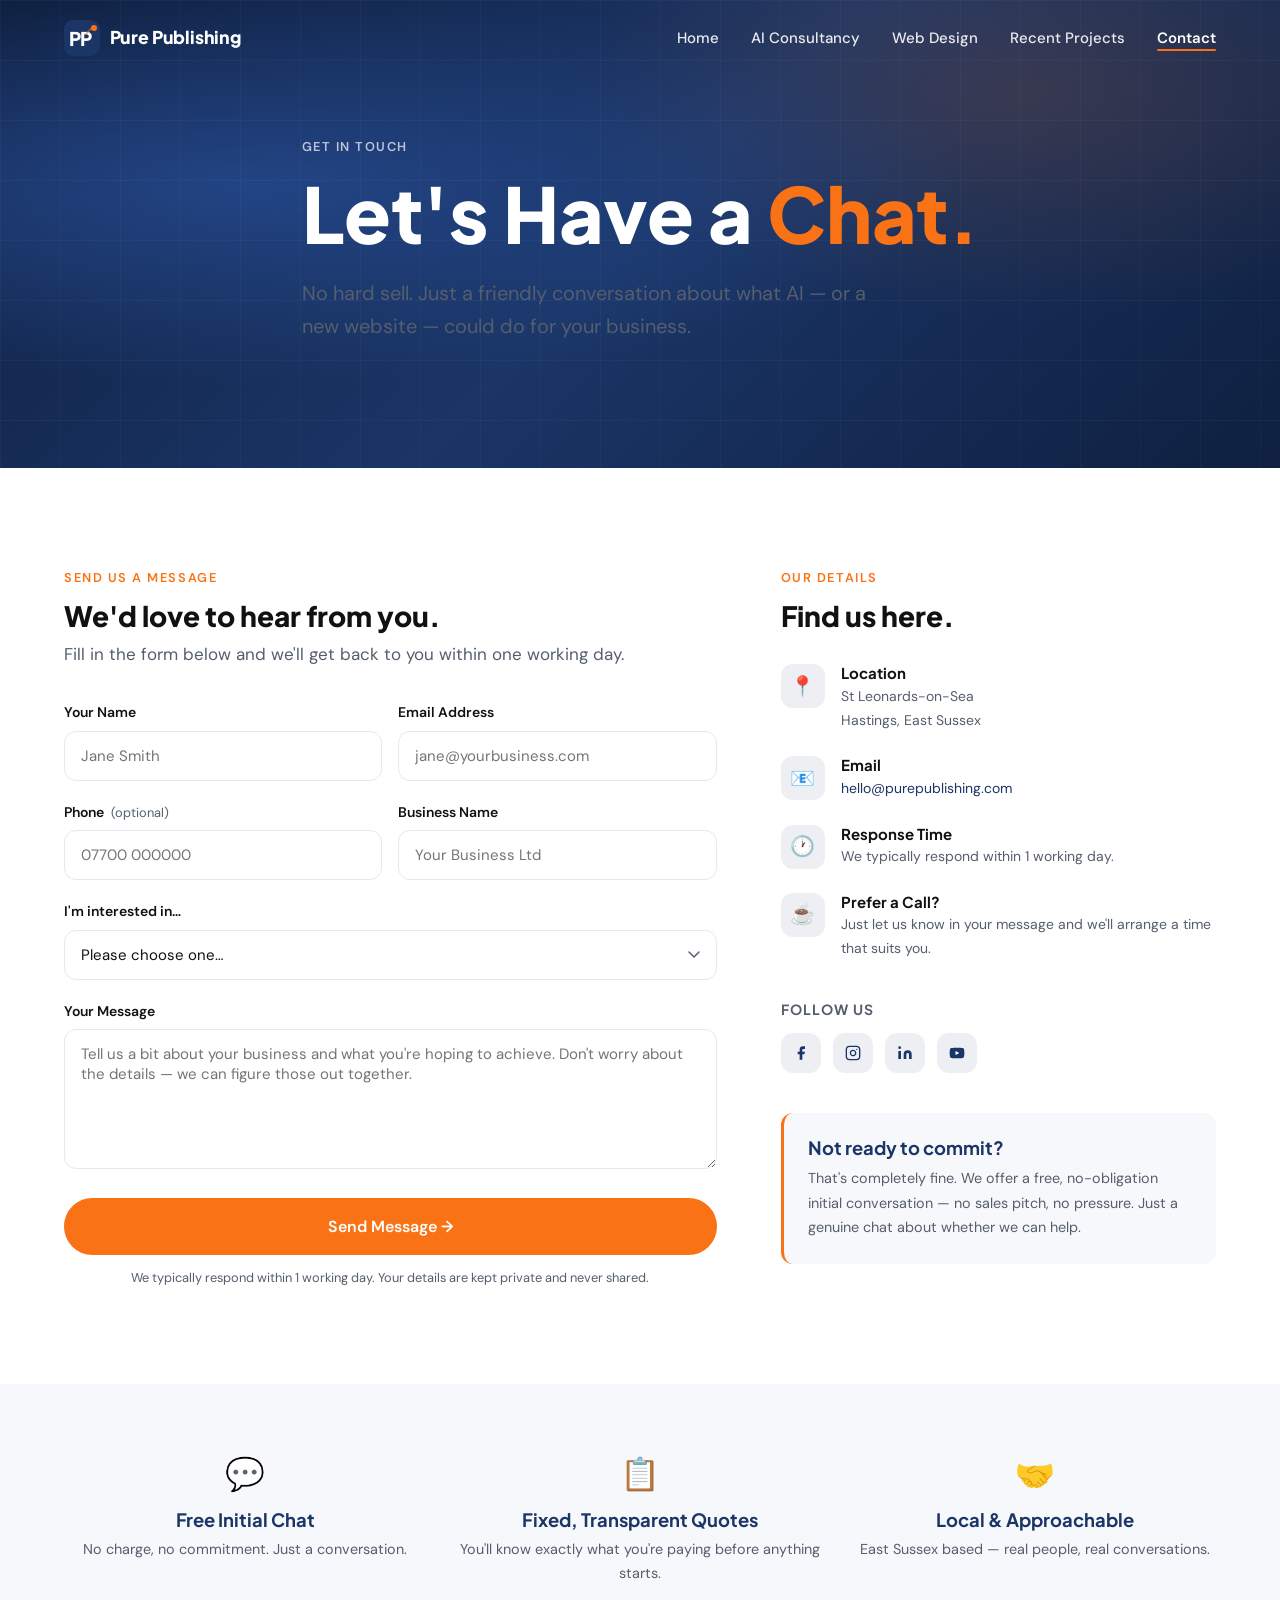
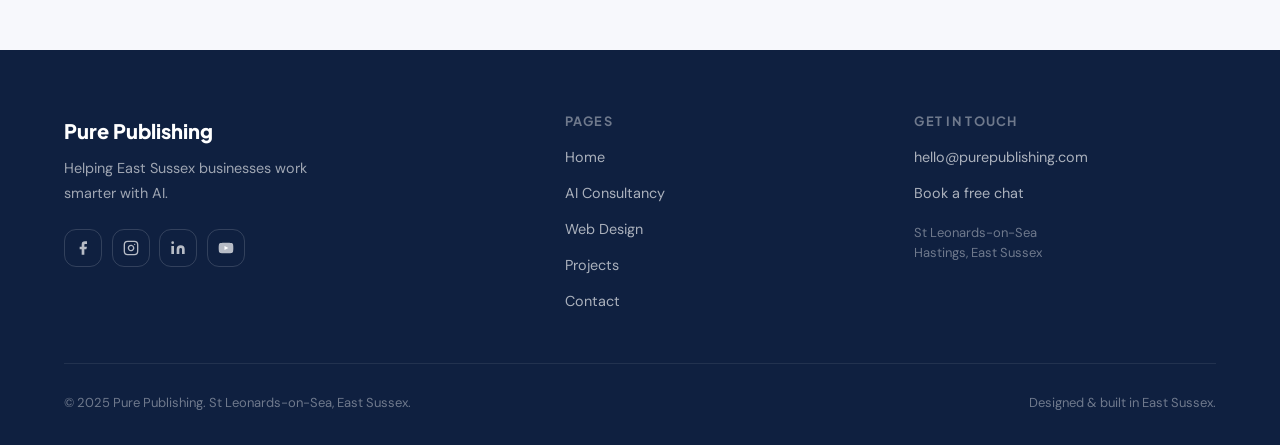
<file: contact.html>
<!DOCTYPE html>
<html lang="en">
<head>
  <meta charset="UTF-8" />
  <meta name="viewport" content="width=device-width, initial-scale=1.0" />
  <title>Contact Us | Pure Publishing</title>
  <meta name="description" content="Get in touch with Pure Publishing. Free, no-pressure chat about AI consultancy or website design for your East Sussex business." />
  <link rel="stylesheet" href="styles.css" />
</head>
<body>

  <!-- NAV -->
  <nav class="nav" role="navigation" aria-label="Main navigation">
    <div class="container">
      <div class="nav-inner">
        <a href="index.html" class="nav-logo" aria-label="Pure Publishing — Home">
          <svg class="nav-logo-svg" viewBox="0 0 36 36" fill="none" xmlns="http://www.w3.org/2000/svg" aria-hidden="true">
            <rect width="36" height="36" rx="9" fill="#1a3566"/>
            <text x="5" y="26" font-family="'Plus Jakarta Sans', sans-serif" font-weight="800" font-size="19" fill="white" letter-spacing="-1">PP</text>
            <circle cx="30" cy="8" r="3" fill="#f97316"/>
            <line x1="27.5" y1="8" x2="22" y2="14" stroke="#f97316" stroke-width="1.2" stroke-linecap="round" opacity="0.7"/>
          </svg>
          <span class="nav-logo-wordmark">Pure Publishing</span>
        </a>
        <ul class="nav-links" role="list">
          <li><a href="index.html">Home</a></li>
          <li><a href="ai-consultancy.html">AI Consultancy</a></li>
          <li><a href="web-design.html">Web Design</a></li>
          <li><a href="projects.html">Recent Projects</a></li>
          <li><a href="contact.html" class="active">Contact</a></li>
        </ul>
        <a href="contact.html" class="btn btn-primary nav-cta">Get in Touch</a>
        <button class="hamburger" aria-label="Open menu" aria-expanded="false">
          <span></span><span></span><span></span>
        </button>
      </div>
    </div>
  </nav>

  <div class="mobile-menu" role="dialog" aria-label="Mobile navigation">
    <button class="mobile-menu-close" aria-label="Close menu">&times;</button>
    <a href="index.html">Home</a>
    <a href="ai-consultancy.html">AI Consultancy</a>
    <a href="web-design.html">Web Design</a>
    <a href="projects.html">Recent Projects</a>
    <a href="contact.html">Contact</a>
  </div>


  <!-- ══════════════════════════════════════════
       HERO
  ══════════════════════════════════════════ -->
  <section class="hero" style="min-height: 52vh;" aria-label="Contact hero">
    <div class="hero-bg" aria-hidden="true"></div>
    <div class="hero-grid" aria-hidden="true"></div>

    <div class="container hero-content" style="padding-top: 7rem; padding-bottom: 4rem;">
      <span class="eyebrow eyebrow-light hero-fade">Get in Touch</span>
      <h1 class="hero-fade-up">Let's Have a <span>Chat.</span></h1>
      <p class="lead hero-fade-up" style="animation-delay:0.55s; opacity:0; animation-fill-mode:forwards; max-width:580px;">
        No hard sell. Just a friendly conversation about what AI — or a new website —
        could do for your business.
      </p>
    </div>
  </section>


  <!-- ══════════════════════════════════════════
       CONTACT SECTION
  ══════════════════════════════════════════ -->
  <section class="section">
    <div class="container">
      <div class="contact-grid">

        <!-- Form -->
        <div class="reveal-left">
          <span class="eyebrow">Send Us a Message</span>
          <h2 style="margin-bottom: 0.5rem; font-size: 1.75rem;">We'd love to hear from you.</h2>
          <p style="margin-bottom: 2rem;">Fill in the form below and we'll get back to you within one working day.</p>

          <form
            action="https://formspree.io/f/YOURCODE"
            method="POST"
            novalidate
            aria-label="Contact form"
          >
            <div style="display: grid; grid-template-columns: 1fr 1fr; gap: 1rem;">
              <div class="form-group">
                <label for="name">Your Name</label>
                <input
                  type="text"
                  id="name"
                  name="name"
                  placeholder="Jane Smith"
                  required
                  autocomplete="name"
                />
              </div>
              <div class="form-group">
                <label for="email">Email Address</label>
                <input
                  type="email"
                  id="email"
                  name="email"
                  placeholder="jane@yourbusiness.com"
                  required
                  autocomplete="email"
                />
              </div>
            </div>

            <div style="display: grid; grid-template-columns: 1fr 1fr; gap: 1rem;">
              <div class="form-group">
                <label for="phone">Phone <span class="form-optional">(optional)</span></label>
                <input
                  type="tel"
                  id="phone"
                  name="phone"
                  placeholder="07700 000000"
                  autocomplete="tel"
                />
              </div>
              <div class="form-group">
                <label for="business">Business Name</label>
                <input
                  type="text"
                  id="business"
                  name="business"
                  placeholder="Your Business Ltd"
                />
              </div>
            </div>

            <div class="form-group">
              <label for="interest">I'm interested in&hellip;</label>
              <select id="interest" name="interest" required>
                <option value="" disabled selected>Please choose one&hellip;</option>
                <option value="ai-consultancy">AI Consultancy</option>
                <option value="web-design">Web Design</option>
                <option value="both">Both — AI &amp; Web Design</option>
                <option value="not-sure">Not sure yet — just exploring</option>
              </select>
            </div>

            <div class="form-group">
              <label for="message">Your Message</label>
              <textarea
                id="message"
                name="message"
                placeholder="Tell us a bit about your business and what you're hoping to achieve. Don't worry about the details — we can figure those out together."
                required
              ></textarea>
            </div>

            <button type="submit" class="btn btn-primary" style="width: 100%; justify-content: center; font-size: 1rem; padding: 1rem;">
              Send Message &rarr;
            </button>

            <p style="font-size: 0.8rem; color: var(--text-muted); margin-top: 0.75rem; text-align: center;">
              We typically respond within 1 working day. Your details are kept private and never shared.
            </p>
          </form>
        </div>

        <!-- Contact info -->
        <div class="reveal-right">
          <span class="eyebrow">Our Details</span>
          <h2 style="font-size: 1.75rem; margin-bottom: 2rem;">Find us here.</h2>

          <div class="contact-info">

            <div class="contact-item">
              <div class="contact-item-icon" aria-hidden="true">📍</div>
              <div class="contact-item-text">
                <h4>Location</h4>
                <p>St Leonards-on-Sea<br>Hastings, East Sussex</p>
              </div>
            </div>

            <div class="contact-item">
              <div class="contact-item-icon" aria-hidden="true">📧</div>
              <div class="contact-item-text">
                <h4>Email</h4>
                <p><a href="mailto:hello@purepublishing.com">hello@purepublishing.com</a></p>
              </div>
            </div>

            <div class="contact-item">
              <div class="contact-item-icon" aria-hidden="true">🕐</div>
              <div class="contact-item-text">
                <h4>Response Time</h4>
                <p>We typically respond within 1 working day.</p>
              </div>
            </div>

            <div class="contact-item">
              <div class="contact-item-icon" aria-hidden="true">☕</div>
              <div class="contact-item-text">
                <h4>Prefer a Call?</h4>
                <p>Just let us know in your message and we'll arrange a time that suits you.</p>
              </div>
            </div>

          </div>

          <!-- Social -->
          <div style="margin-top: 2.5rem;">
            <h4 style="margin-bottom: 1rem; font-size: 0.875rem; text-transform: uppercase; letter-spacing: 0.08em; color: var(--text-muted);">Follow Us</h4>
            <div class="social-links">
              <a href="#" class="social-link" aria-label="Facebook" rel="noopener noreferrer">
                <svg width="16" height="16" viewBox="0 0 24 24" fill="currentColor"><path d="M18 2h-3a5 5 0 0 0-5 5v3H7v4h3v8h4v-8h3l1-4h-4V7a1 1 0 0 1 1-1h3z"/></svg>
              </a>
              <a href="#" class="social-link" aria-label="Instagram" rel="noopener noreferrer">
                <svg width="16" height="16" viewBox="0 0 24 24" fill="none" stroke="currentColor" stroke-width="2" stroke-linecap="round" stroke-linejoin="round"><rect x="2" y="2" width="20" height="20" rx="5" ry="5"/><path d="M16 11.37A4 4 0 1 1 12.63 8 4 4 0 0 1 16 11.37z"/><line x1="17.5" y1="6.5" x2="17.51" y2="6.5"/></svg>
              </a>
              <a href="#" class="social-link" aria-label="LinkedIn" rel="noopener noreferrer">
                <svg width="16" height="16" viewBox="0 0 24 24" fill="currentColor"><path d="M16 8a6 6 0 0 1 6 6v7h-4v-7a2 2 0 0 0-2-2 2 2 0 0 0-2 2v7h-4v-7a6 6 0 0 1 6-6z"/><rect x="2" y="9" width="4" height="12"/><circle cx="4" cy="4" r="2"/></svg>
              </a>
              <a href="#" class="social-link" aria-label="YouTube" rel="noopener noreferrer">
                <svg width="16" height="16" viewBox="0 0 24 24" fill="currentColor"><path d="M22.54 6.42a2.78 2.78 0 0 0-1.95-1.96C18.88 4 12 4 12 4s-6.88 0-8.59.46A2.78 2.78 0 0 0 1.46 6.42 29 29 0 0 0 1 12a29 29 0 0 0 .46 5.58 2.78 2.78 0 0 0 1.95 1.96C5.12 20 12 20 12 20s6.88 0 8.59-.46a2.78 2.78 0 0 0 1.96-1.96A29 29 0 0 0 23 12a29 29 0 0 0-.46-5.58z"/><polygon points="9.75 15.02 15.5 12 9.75 8.98 9.75 15.02" fill="white"/></svg>
              </a>
            </div>
          </div>

          <!-- Reassurance -->
          <div style="margin-top: 2.5rem; padding: 1.5rem; background: var(--bg-muted); border-radius: var(--radius); border-left: 3px solid var(--accent);">
            <h4 style="color: var(--indigo); margin-bottom: 0.5rem;">Not ready to commit?</h4>
            <p style="font-size: 0.9rem; margin: 0;">
              That's completely fine. We offer a free, no-obligation initial conversation —
              no sales pitch, no pressure. Just a genuine chat about whether we can help.
            </p>
          </div>
        </div>

      </div>
    </div>
  </section>


  <!-- ══════════════════════════════════════════
       WHY CHOOSE US — quick reassurance strip
  ══════════════════════════════════════════ -->
  <section class="section-sm" style="background: var(--bg-muted);">
    <div class="container">
      <div style="display: grid; grid-template-columns: repeat(3, 1fr); gap: 2rem; text-align: center;" class="reassurance-grid">
        <div class="reveal reveal-d1">
          <div style="font-size: 2rem; margin-bottom: 0.5rem;">💬</div>
          <h4 style="margin-bottom: 0.4rem; color: var(--indigo);">Free Initial Chat</h4>
          <p style="font-size: 0.9rem;">No charge, no commitment. Just a conversation.</p>
        </div>
        <div class="reveal reveal-d2">
          <div style="font-size: 2rem; margin-bottom: 0.5rem;">📋</div>
          <h4 style="margin-bottom: 0.4rem; color: var(--indigo);">Fixed, Transparent Quotes</h4>
          <p style="font-size: 0.9rem;">You'll know exactly what you're paying before anything starts.</p>
        </div>
        <div class="reveal reveal-d3">
          <div style="font-size: 2rem; margin-bottom: 0.5rem;">🤝</div>
          <h4 style="margin-bottom: 0.4rem; color: var(--indigo);">Local &amp; Approachable</h4>
          <p style="font-size: 0.9rem;">East Sussex based — real people, real conversations.</p>
        </div>
      </div>
    </div>
  </section>


  <!-- FOOTER -->
  <footer class="footer" role="contentinfo">
    <div class="container">
      <div class="footer-grid">
        <div class="footer-brand">
          <div class="footer-wordmark">Pure Publishing</div>
          <p class="footer-tagline">Helping East Sussex businesses work smarter with AI.</p>
          <div class="footer-social" aria-label="Social media links">
            <a href="#" aria-label="Facebook" rel="noopener noreferrer"><svg width="16" height="16" viewBox="0 0 24 24" fill="currentColor"><path d="M18 2h-3a5 5 0 0 0-5 5v3H7v4h3v8h4v-8h3l1-4h-4V7a1 1 0 0 1 1-1h3z"/></svg></a>
            <a href="#" aria-label="Instagram" rel="noopener noreferrer"><svg width="16" height="16" viewBox="0 0 24 24" fill="none" stroke="currentColor" stroke-width="2" stroke-linecap="round" stroke-linejoin="round"><rect x="2" y="2" width="20" height="20" rx="5" ry="5"/><path d="M16 11.37A4 4 0 1 1 12.63 8 4 4 0 0 1 16 11.37z"/><line x1="17.5" y1="6.5" x2="17.51" y2="6.5"/></svg></a>
            <a href="#" aria-label="LinkedIn" rel="noopener noreferrer"><svg width="16" height="16" viewBox="0 0 24 24" fill="currentColor"><path d="M16 8a6 6 0 0 1 6 6v7h-4v-7a2 2 0 0 0-2-2 2 2 0 0 0-2 2v7h-4v-7a6 6 0 0 1 6-6z"/><rect x="2" y="9" width="4" height="12"/><circle cx="4" cy="4" r="2"/></svg></a>
            <a href="#" aria-label="YouTube" rel="noopener noreferrer"><svg width="16" height="16" viewBox="0 0 24 24" fill="currentColor"><path d="M22.54 6.42a2.78 2.78 0 0 0-1.95-1.96C18.88 4 12 4 12 4s-6.88 0-8.59.46A2.78 2.78 0 0 0 1.46 6.42 29 29 0 0 0 1 12a29 29 0 0 0 .46 5.58 2.78 2.78 0 0 0 1.95 1.96C5.12 20 12 20 12 20s6.88 0 8.59-.46a2.78 2.78 0 0 0 1.96-1.96A29 29 0 0 0 23 12a29 29 0 0 0-.46-5.58z"/><polygon points="9.75 15.02 15.5 12 9.75 8.98 9.75 15.02" fill="white"/></svg></a>
          </div>
        </div>
        <div class="footer-col">
          <h5>Pages</h5>
          <ul>
            <li><a href="index.html">Home</a></li>
            <li><a href="ai-consultancy.html">AI Consultancy</a></li>
            <li><a href="web-design.html">Web Design</a></li>
            <li><a href="projects.html">Projects</a></li>
            <li><a href="contact.html">Contact</a></li>
          </ul>
        </div>
        <div class="footer-col">
          <h5>Get in Touch</h5>
          <ul>
            <li><a href="mailto:hello@purepublishing.com">hello@purepublishing.com</a></li>
            <li><a href="contact.html">Book a free chat</a></li>
          </ul>
          <p style="font-size:0.8125rem; color: rgba(255,255,255,0.4); margin-top: 1rem; line-height: 1.6;">St Leonards-on-Sea<br>Hastings, East Sussex</p>
        </div>
      </div>
      <div class="footer-bottom">
        <span>&copy; 2025 Pure Publishing. St Leonards-on-Sea, East Sussex.</span>
        <span>Designed &amp; built in East Sussex.</span>
      </div>
    </div>
  </footer>

  <script src="main.js"></script>
  <style>
    @media (max-width: 768px) {
      .reassurance-grid { grid-template-columns: 1fr !important; }
      .contact-grid form > div[style*="grid"] { grid-template-columns: 1fr !important; }
    }
  </style>
</body>
</html>
</file>
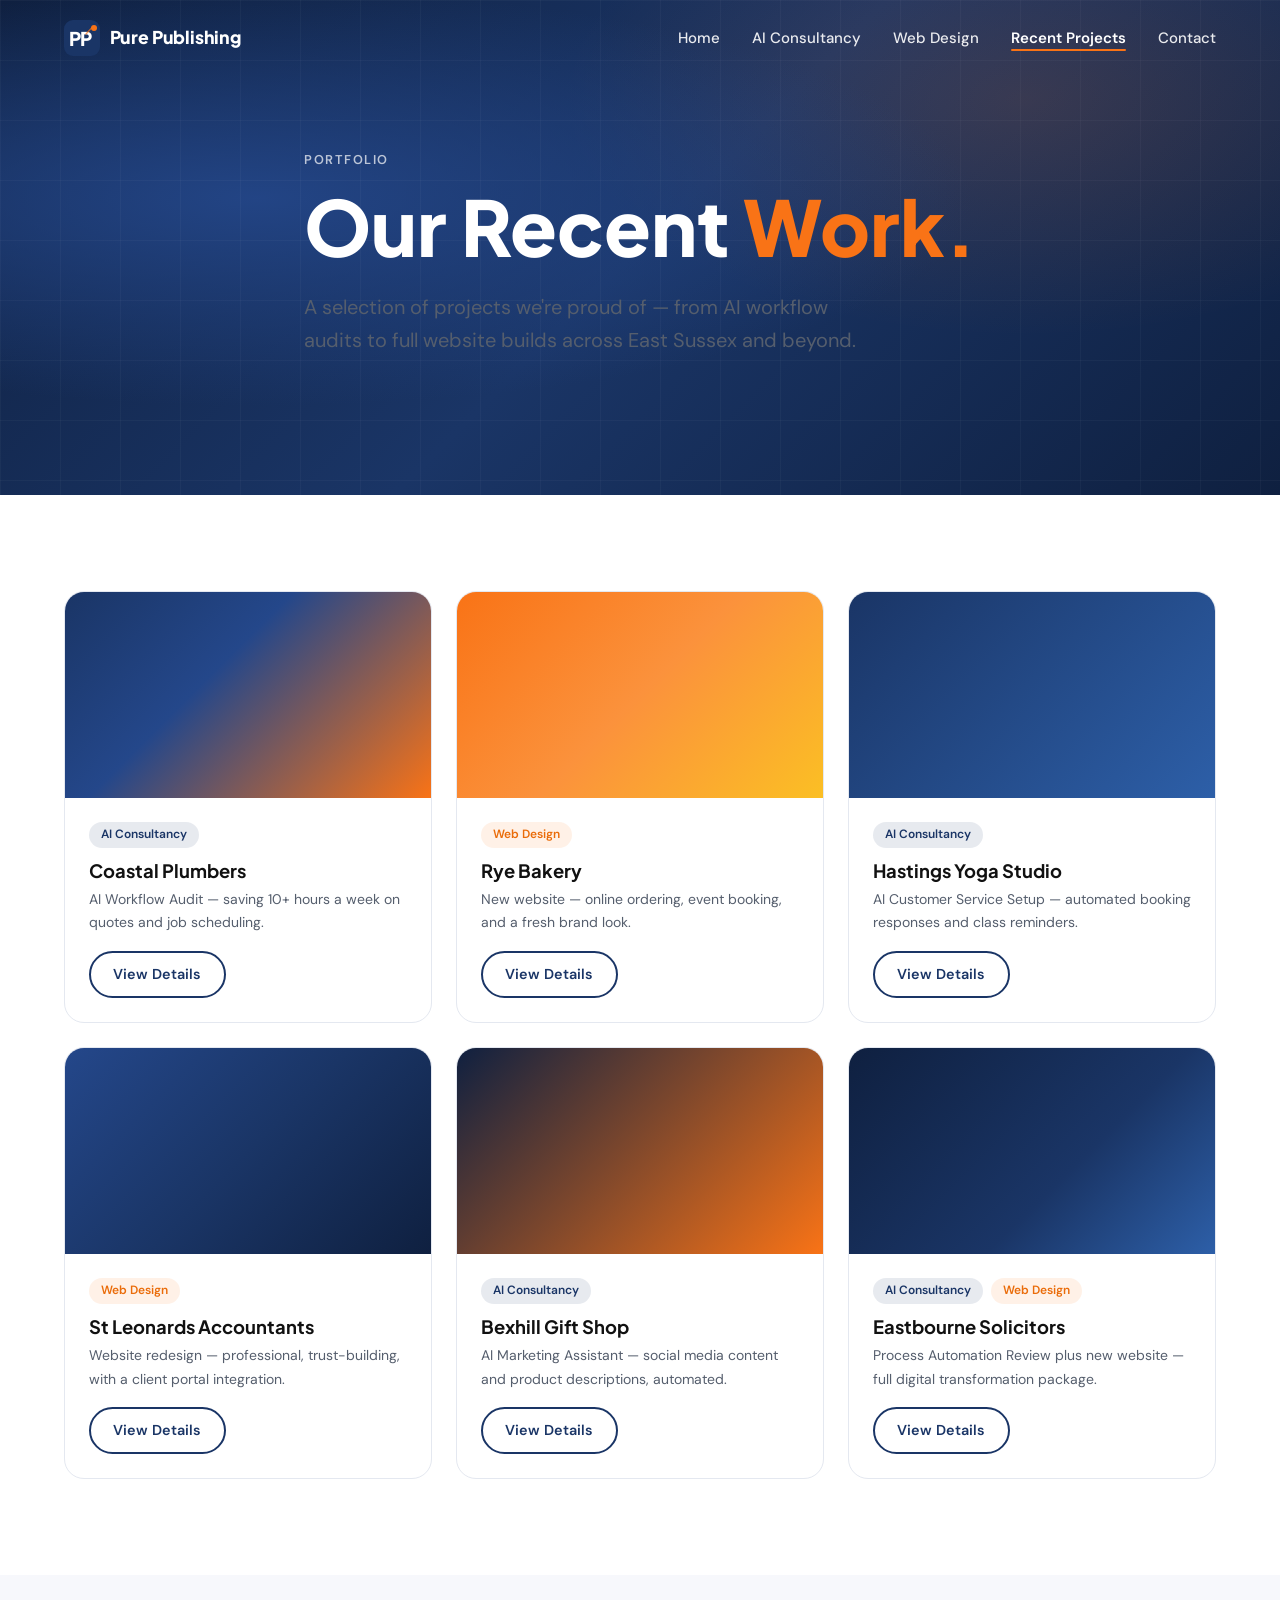
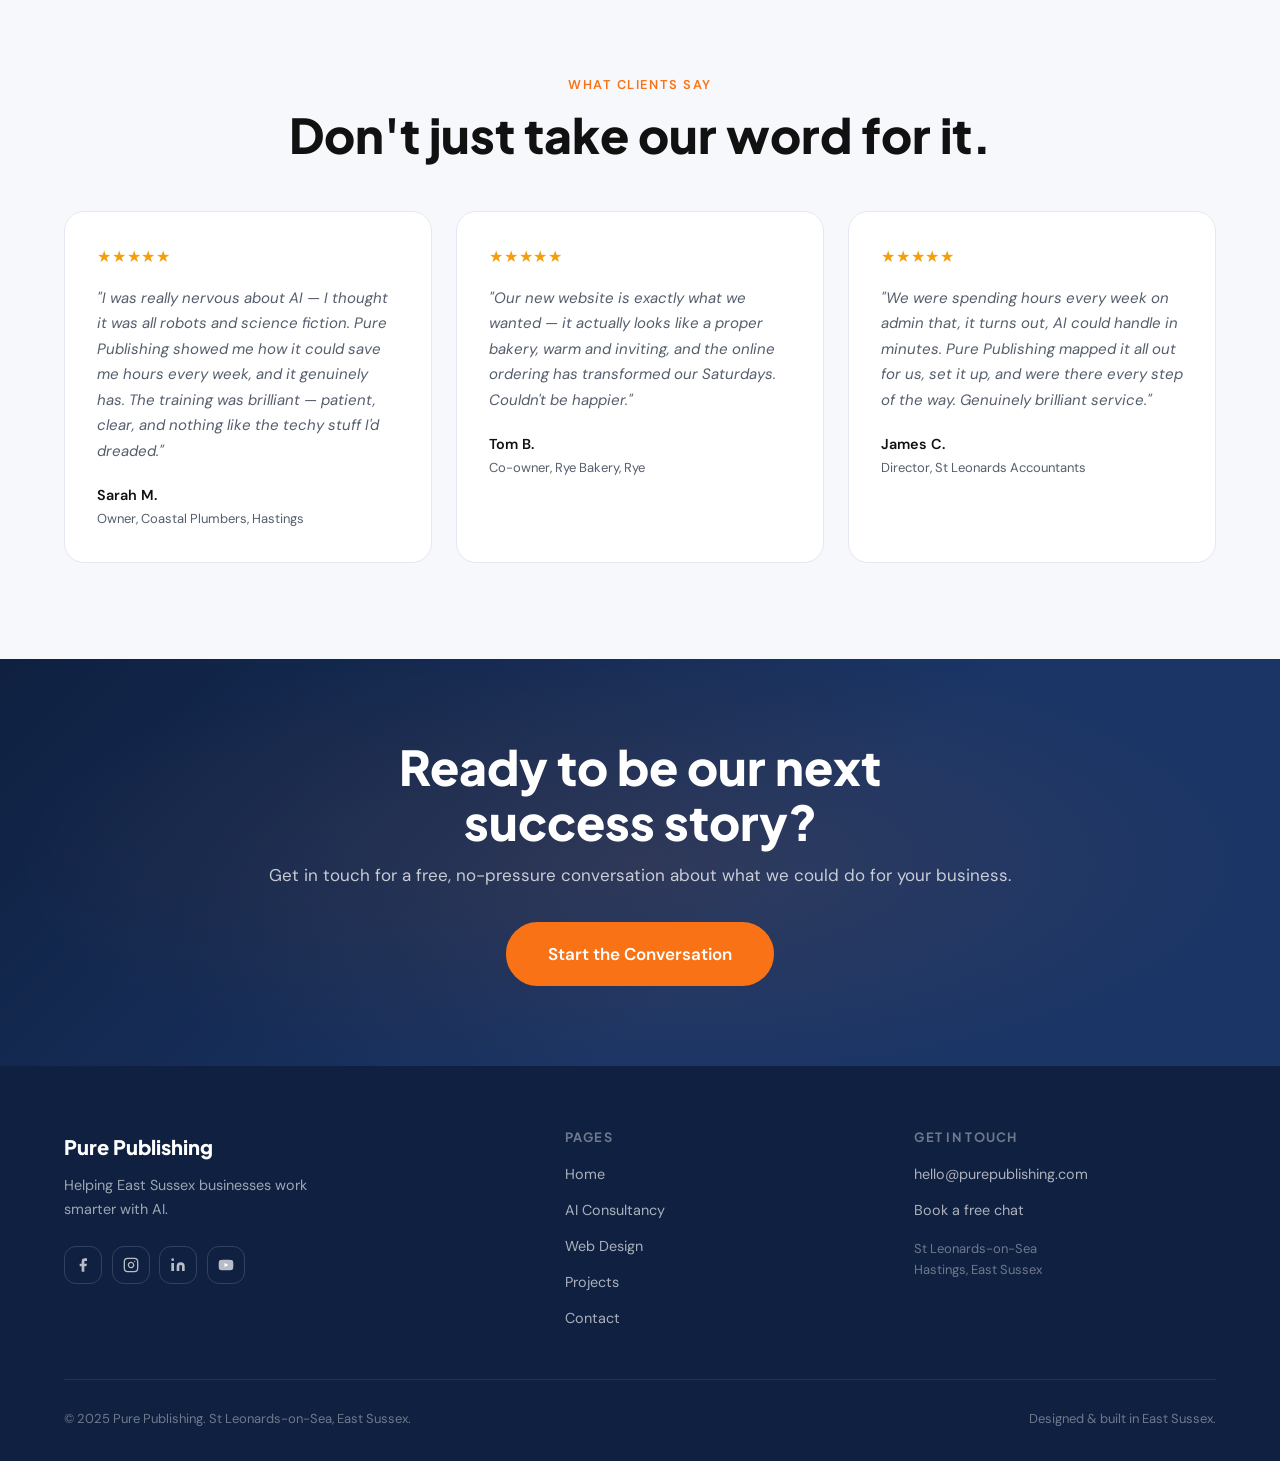
<file: projects.html>
<!DOCTYPE html>
<html lang="en">
<head>
  <meta charset="UTF-8" />
  <meta name="viewport" content="width=device-width, initial-scale=1.0" />
  <title>Recent Projects | Pure Publishing</title>
  <meta name="description" content="A selection of recent AI consultancy and web design projects by Pure Publishing — helping East Sussex businesses work smarter." />
  <link rel="stylesheet" href="styles.css" />
</head>
<body>

  <!-- NAV -->
  <nav class="nav" role="navigation" aria-label="Main navigation">
    <div class="container">
      <div class="nav-inner">
        <a href="index.html" class="nav-logo" aria-label="Pure Publishing — Home">
          <svg class="nav-logo-svg" viewBox="0 0 36 36" fill="none" xmlns="http://www.w3.org/2000/svg" aria-hidden="true">
            <rect width="36" height="36" rx="9" fill="#1a3566"/>
            <text x="5" y="26" font-family="'Plus Jakarta Sans', sans-serif" font-weight="800" font-size="19" fill="white" letter-spacing="-1">PP</text>
            <circle cx="30" cy="8" r="3" fill="#f97316"/>
            <line x1="27.5" y1="8" x2="22" y2="14" stroke="#f97316" stroke-width="1.2" stroke-linecap="round" opacity="0.7"/>
          </svg>
          <span class="nav-logo-wordmark">Pure Publishing</span>
        </a>
        <ul class="nav-links" role="list">
          <li><a href="index.html">Home</a></li>
          <li><a href="ai-consultancy.html">AI Consultancy</a></li>
          <li><a href="web-design.html">Web Design</a></li>
          <li><a href="projects.html" class="active">Recent Projects</a></li>
          <li><a href="contact.html">Contact</a></li>
        </ul>
        <a href="contact.html" class="btn btn-primary nav-cta">Get in Touch</a>
        <button class="hamburger" aria-label="Open menu" aria-expanded="false">
          <span></span><span></span><span></span>
        </button>
      </div>
    </div>
  </nav>

  <div class="mobile-menu" role="dialog" aria-label="Mobile navigation">
    <button class="mobile-menu-close" aria-label="Close menu">&times;</button>
    <a href="index.html">Home</a>
    <a href="ai-consultancy.html">AI Consultancy</a>
    <a href="web-design.html">Web Design</a>
    <a href="projects.html">Recent Projects</a>
    <a href="contact.html">Contact</a>
  </div>


  <!-- ══════════════════════════════════════════
       HERO
  ══════════════════════════════════════════ -->
  <section class="hero page-hero" aria-label="Projects hero" style="min-height: 55vh;">
    <div class="hero-bg" aria-hidden="true"></div>
    <div class="hero-grid" aria-hidden="true"></div>

    <div class="container hero-content" style="padding-top: 7rem; padding-bottom: 4rem;">
      <span class="eyebrow eyebrow-light hero-fade">Portfolio</span>
      <h1 class="hero-fade-up">Our Recent <span>Work.</span></h1>
      <p class="lead hero-fade-up" style="animation-delay:0.55s; opacity:0; animation-fill-mode:forwards; max-width:560px;">
        A selection of projects we're proud of — from AI workflow audits to full website builds
        across East Sussex and beyond.
      </p>
    </div>
  </section>


  <!-- ══════════════════════════════════════════
       PROJECTS GRID
  ══════════════════════════════════════════ -->
  <section class="section">
    <div class="container">

      <div class="projects-grid">

        <!-- Project 1 -->
        <article class="project-card reveal reveal-d1">
          <div class="project-thumb gradient-1"></div>
          <div class="project-body">
            <div class="project-tags">
              <span class="tag tag-ai">AI Consultancy</span>
            </div>
            <h4>Coastal Plumbers</h4>
            <p style="font-size: 0.875rem; color: var(--text-muted); margin: 0.4rem 0 1rem;">
              AI Workflow Audit — saving 10+ hours a week on quotes and job scheduling.
            </p>
            <a href="#" class="btn btn-outline btn-sm">View Details</a>
          </div>
        </article>

        <!-- Project 2 -->
        <article class="project-card reveal reveal-d2">
          <div class="project-thumb gradient-3"></div>
          <div class="project-body">
            <div class="project-tags">
              <span class="tag tag-web">Web Design</span>
            </div>
            <h4>Rye Bakery</h4>
            <p style="font-size: 0.875rem; color: var(--text-muted); margin: 0.4rem 0 1rem;">
              New website — online ordering, event booking, and a fresh brand look.
            </p>
            <a href="#" class="btn btn-outline btn-sm">View Details</a>
          </div>
        </article>

        <!-- Project 3 -->
        <article class="project-card reveal reveal-d3">
          <div class="project-thumb gradient-4"></div>
          <div class="project-body">
            <div class="project-tags">
              <span class="tag tag-ai">AI Consultancy</span>
            </div>
            <h4>Hastings Yoga Studio</h4>
            <p style="font-size: 0.875rem; color: var(--text-muted); margin: 0.4rem 0 1rem;">
              AI Customer Service Setup — automated booking responses and class reminders.
            </p>
            <a href="#" class="btn btn-outline btn-sm">View Details</a>
          </div>
        </article>

        <!-- Project 4 -->
        <article class="project-card reveal reveal-d1">
          <div class="project-thumb gradient-6"></div>
          <div class="project-body">
            <div class="project-tags">
              <span class="tag tag-web">Web Design</span>
            </div>
            <h4>St Leonards Accountants</h4>
            <p style="font-size: 0.875rem; color: var(--text-muted); margin: 0.4rem 0 1rem;">
              Website redesign — professional, trust-building, with a client portal integration.
            </p>
            <a href="#" class="btn btn-outline btn-sm">View Details</a>
          </div>
        </article>

        <!-- Project 5 -->
        <article class="project-card reveal reveal-d2">
          <div class="project-thumb gradient-5"></div>
          <div class="project-body">
            <div class="project-tags">
              <span class="tag tag-ai">AI Consultancy</span>
            </div>
            <h4>Bexhill Gift Shop</h4>
            <p style="font-size: 0.875rem; color: var(--text-muted); margin: 0.4rem 0 1rem;">
              AI Marketing Assistant — social media content and product descriptions, automated.
            </p>
            <a href="#" class="btn btn-outline btn-sm">View Details</a>
          </div>
        </article>

        <!-- Project 6 -->
        <article class="project-card reveal reveal-d3">
          <div class="project-thumb gradient-2"></div>
          <div class="project-body">
            <div class="project-tags">
              <span class="tag tag-ai">AI Consultancy</span>
              <span class="tag tag-web">Web Design</span>
            </div>
            <h4>Eastbourne Solicitors</h4>
            <p style="font-size: 0.875rem; color: var(--text-muted); margin: 0.4rem 0 1rem;">
              Process Automation Review plus new website — full digital transformation package.
            </p>
            <a href="#" class="btn btn-outline btn-sm">View Details</a>
          </div>
        </article>

      </div>
    </div>
  </section>


  <!-- ══════════════════════════════════════════
       TESTIMONIALS
  ══════════════════════════════════════════ -->
  <section class="section" style="background: var(--bg-muted);">
    <div class="container">
      <div class="section-header centered reveal" style="margin-bottom: 3rem;">
        <span class="eyebrow">What Clients Say</span>
        <h2>Don't just take our word for it.</h2>
      </div>

      <div class="testimonials-grid">

        <div class="testimonial-card reveal reveal-d1">
          <div class="stars" aria-label="5 stars">★★★★★</div>
          <p class="testimonial-quote">
            "I was really nervous about AI — I thought it was all robots and science fiction.
            Pure Publishing showed me how it could save me hours every week, and it genuinely has.
            The training was brilliant — patient, clear, and nothing like the techy stuff I'd dreaded."
          </p>
          <div class="testimonial-author">Sarah M.</div>
          <div class="testimonial-role">Owner, Coastal Plumbers, Hastings</div>
        </div>

        <div class="testimonial-card reveal reveal-d2">
          <div class="stars" aria-label="5 stars">★★★★★</div>
          <p class="testimonial-quote">
            "Our new website is exactly what we wanted — it actually looks like a proper bakery,
            warm and inviting, and the online ordering has transformed our Saturdays.
            Couldn't be happier."
          </p>
          <div class="testimonial-author">Tom B.</div>
          <div class="testimonial-role">Co-owner, Rye Bakery, Rye</div>
        </div>

        <div class="testimonial-card reveal reveal-d3">
          <div class="stars" aria-label="5 stars">★★★★★</div>
          <p class="testimonial-quote">
            "We were spending hours every week on admin that, it turns out, AI could handle
            in minutes. Pure Publishing mapped it all out for us, set it up, and were there
            every step of the way. Genuinely brilliant service."
          </p>
          <div class="testimonial-author">James C.</div>
          <div class="testimonial-role">Director, St Leonards Accountants</div>
        </div>

      </div>
    </div>
  </section>


  <!-- ══════════════════════════════════════════
       CTA
  ══════════════════════════════════════════ -->
  <section class="cta-strip reveal">
    <div class="container">
      <h2>Ready to be our next<br>success story?</h2>
      <p>Get in touch for a free, no-pressure conversation about what we could do for your business.</p>
      <a href="contact.html" class="btn btn-primary" style="font-size: 1.0625rem; padding: 1rem 2.5rem;">Start the Conversation</a>
    </div>
  </section>


  <!-- FOOTER -->
  <footer class="footer" role="contentinfo">
    <div class="container">
      <div class="footer-grid">
        <div class="footer-brand">
          <div class="footer-wordmark">Pure Publishing</div>
          <p class="footer-tagline">Helping East Sussex businesses work smarter with AI.</p>
          <div class="footer-social" aria-label="Social media links">
            <a href="#" aria-label="Facebook" rel="noopener noreferrer"><svg width="16" height="16" viewBox="0 0 24 24" fill="currentColor"><path d="M18 2h-3a5 5 0 0 0-5 5v3H7v4h3v8h4v-8h3l1-4h-4V7a1 1 0 0 1 1-1h3z"/></svg></a>
            <a href="#" aria-label="Instagram" rel="noopener noreferrer"><svg width="16" height="16" viewBox="0 0 24 24" fill="none" stroke="currentColor" stroke-width="2" stroke-linecap="round" stroke-linejoin="round"><rect x="2" y="2" width="20" height="20" rx="5" ry="5"/><path d="M16 11.37A4 4 0 1 1 12.63 8 4 4 0 0 1 16 11.37z"/><line x1="17.5" y1="6.5" x2="17.51" y2="6.5"/></svg></a>
            <a href="#" aria-label="LinkedIn" rel="noopener noreferrer"><svg width="16" height="16" viewBox="0 0 24 24" fill="currentColor"><path d="M16 8a6 6 0 0 1 6 6v7h-4v-7a2 2 0 0 0-2-2 2 2 0 0 0-2 2v7h-4v-7a6 6 0 0 1 6-6z"/><rect x="2" y="9" width="4" height="12"/><circle cx="4" cy="4" r="2"/></svg></a>
            <a href="#" aria-label="YouTube" rel="noopener noreferrer"><svg width="16" height="16" viewBox="0 0 24 24" fill="currentColor"><path d="M22.54 6.42a2.78 2.78 0 0 0-1.95-1.96C18.88 4 12 4 12 4s-6.88 0-8.59.46A2.78 2.78 0 0 0 1.46 6.42 29 29 0 0 0 1 12a29 29 0 0 0 .46 5.58 2.78 2.78 0 0 0 1.95 1.96C5.12 20 12 20 12 20s6.88 0 8.59-.46a2.78 2.78 0 0 0 1.96-1.96A29 29 0 0 0 23 12a29 29 0 0 0-.46-5.58z"/><polygon points="9.75 15.02 15.5 12 9.75 8.98 9.75 15.02" fill="white"/></svg></a>
          </div>
        </div>
        <div class="footer-col">
          <h5>Pages</h5>
          <ul>
            <li><a href="index.html">Home</a></li>
            <li><a href="ai-consultancy.html">AI Consultancy</a></li>
            <li><a href="web-design.html">Web Design</a></li>
            <li><a href="projects.html">Projects</a></li>
            <li><a href="contact.html">Contact</a></li>
          </ul>
        </div>
        <div class="footer-col">
          <h5>Get in Touch</h5>
          <ul>
            <li><a href="mailto:hello@purepublishing.com">hello@purepublishing.com</a></li>
            <li><a href="contact.html">Book a free chat</a></li>
          </ul>
          <p style="font-size:0.8125rem; color: rgba(255,255,255,0.4); margin-top: 1rem; line-height: 1.6;">St Leonards-on-Sea<br>Hastings, East Sussex</p>
        </div>
      </div>
      <div class="footer-bottom">
        <span>&copy; 2025 Pure Publishing. St Leonards-on-Sea, East Sussex.</span>
        <span>Designed &amp; built in East Sussex.</span>
      </div>
    </div>
  </footer>

  <script src="main.js"></script>
</body>
</html>
</file>
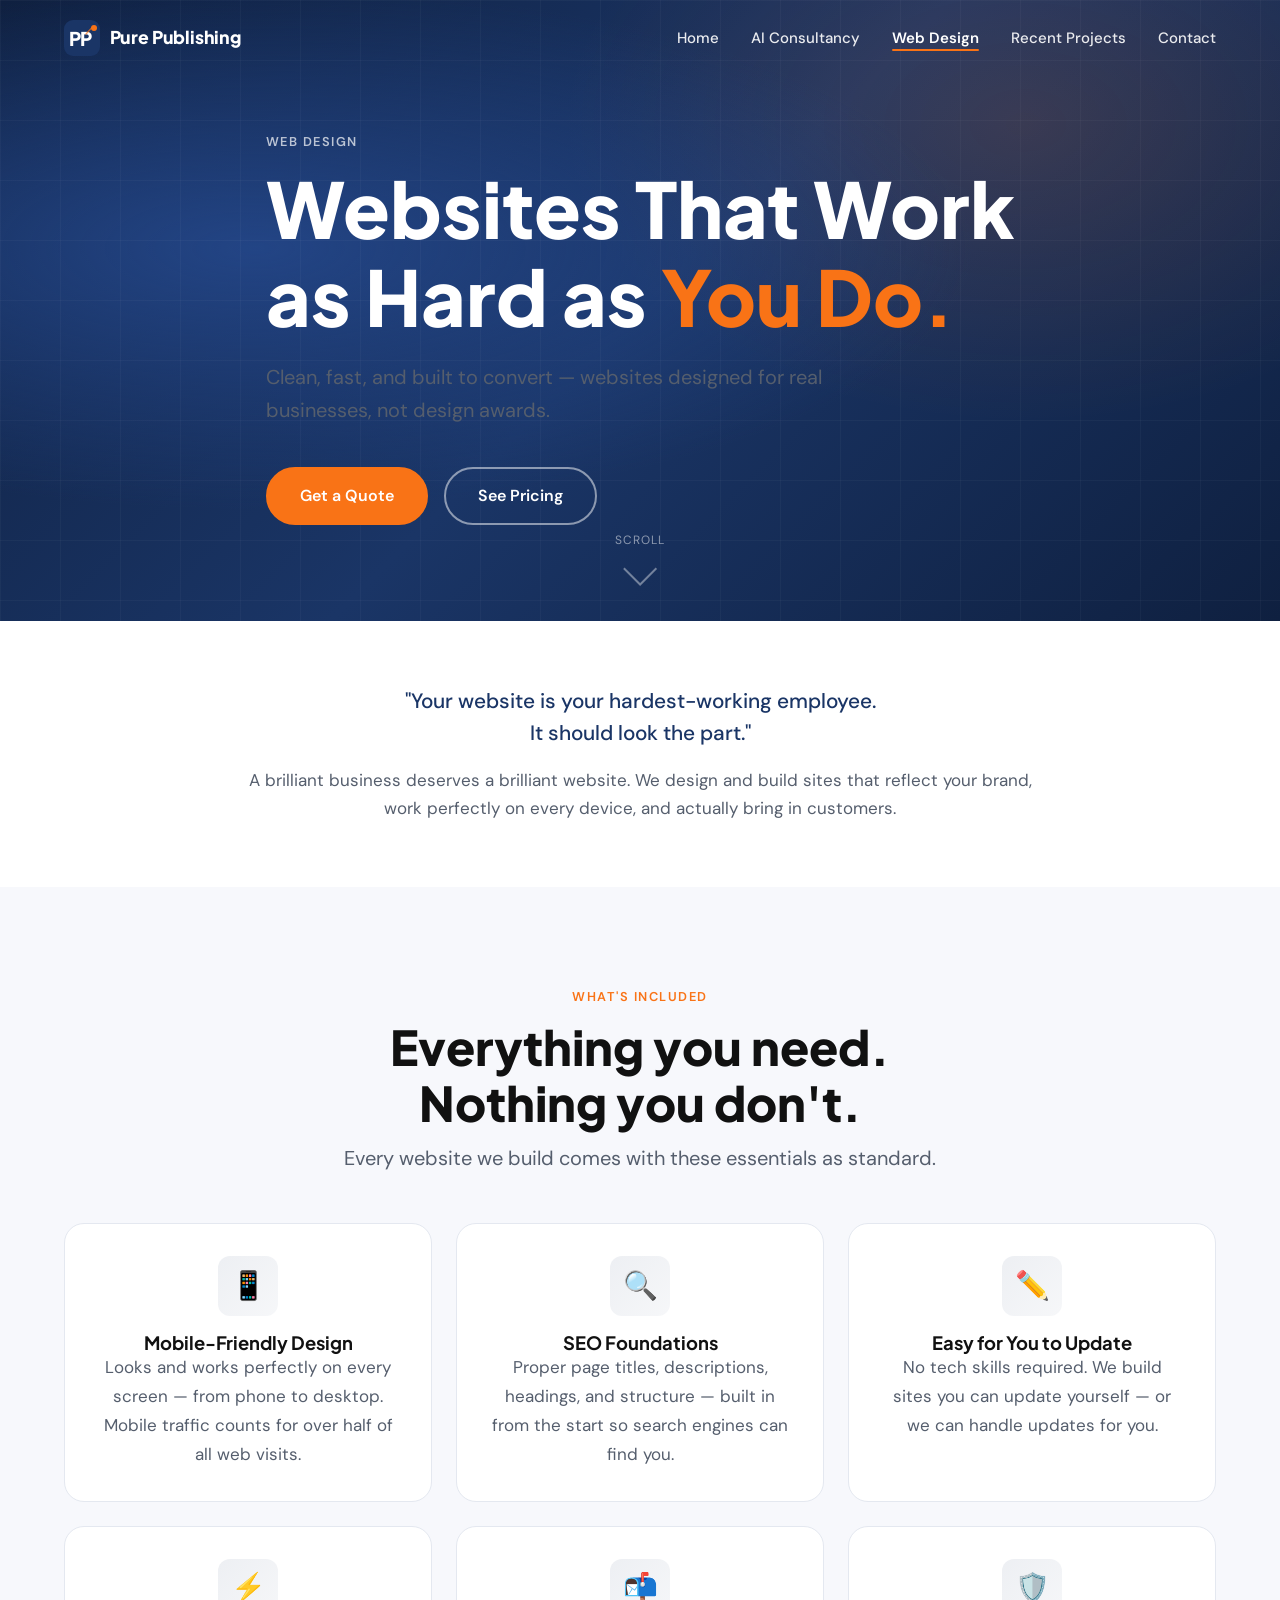
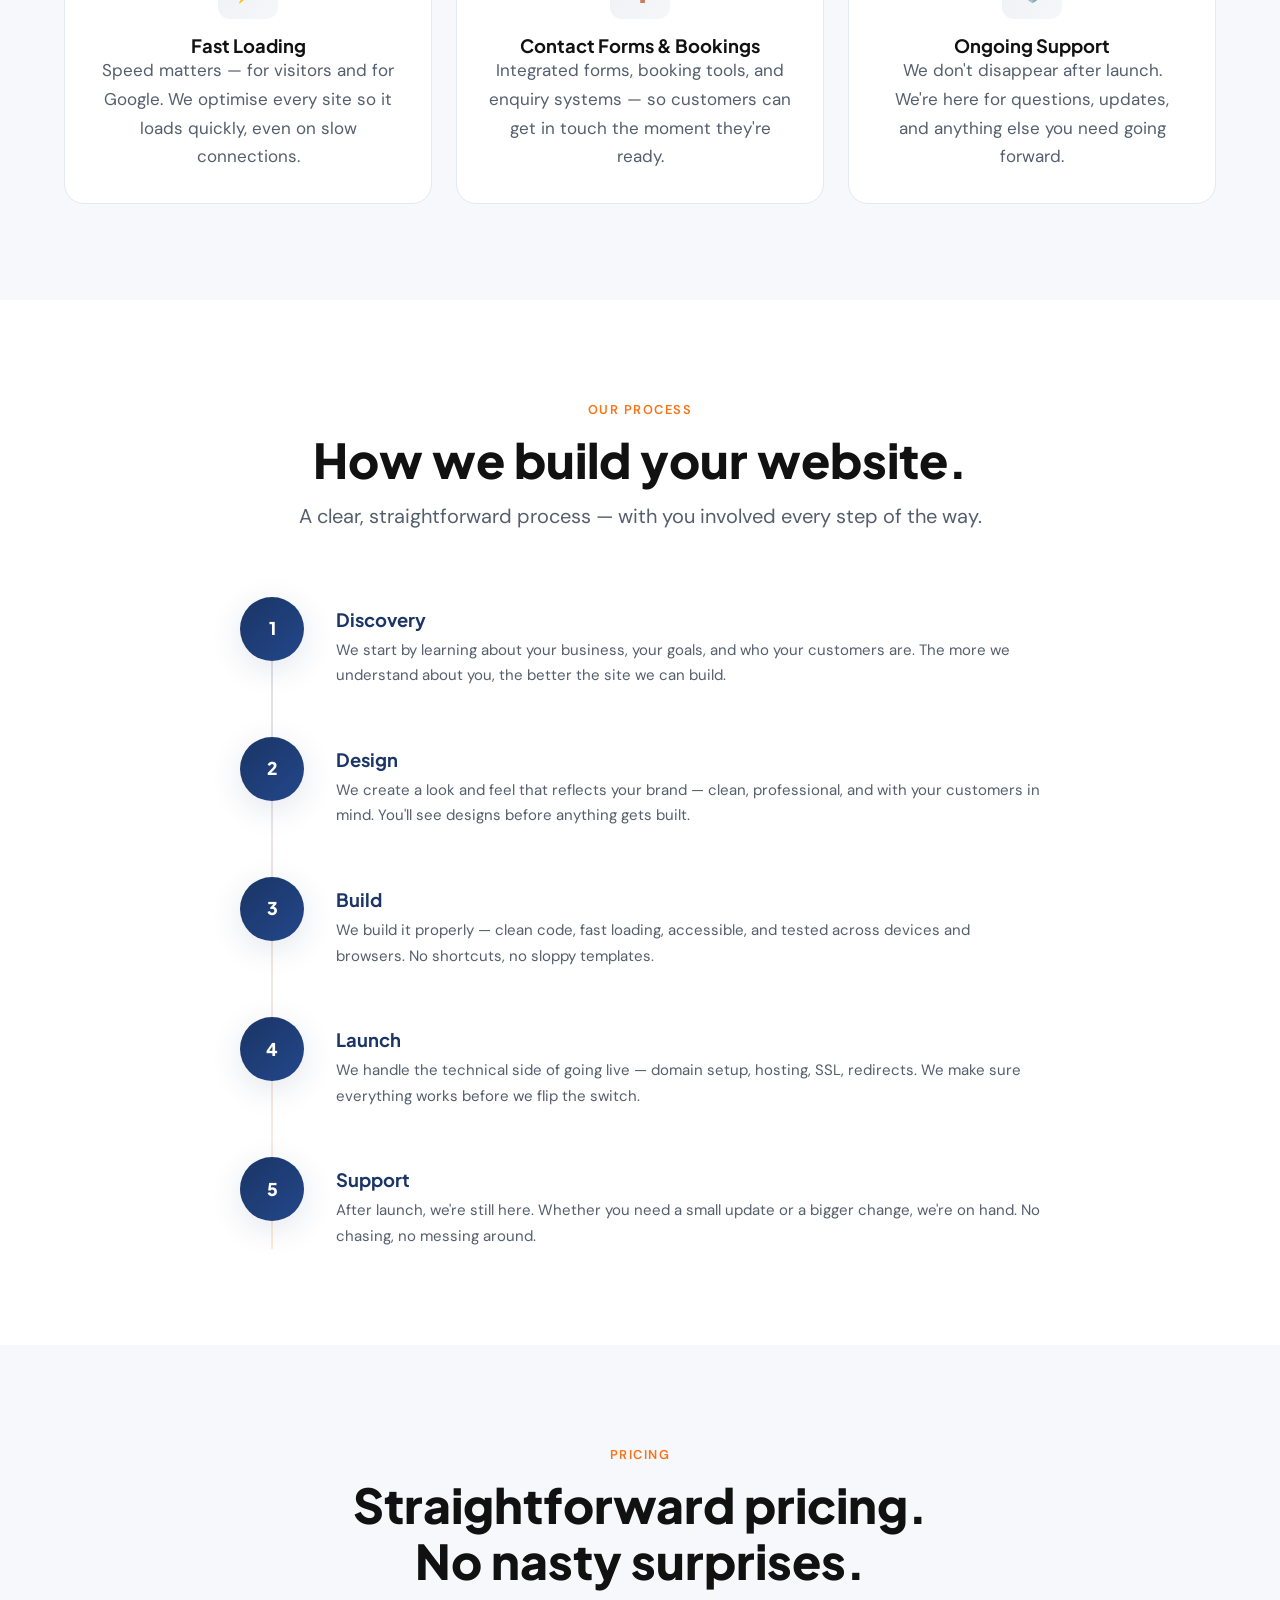
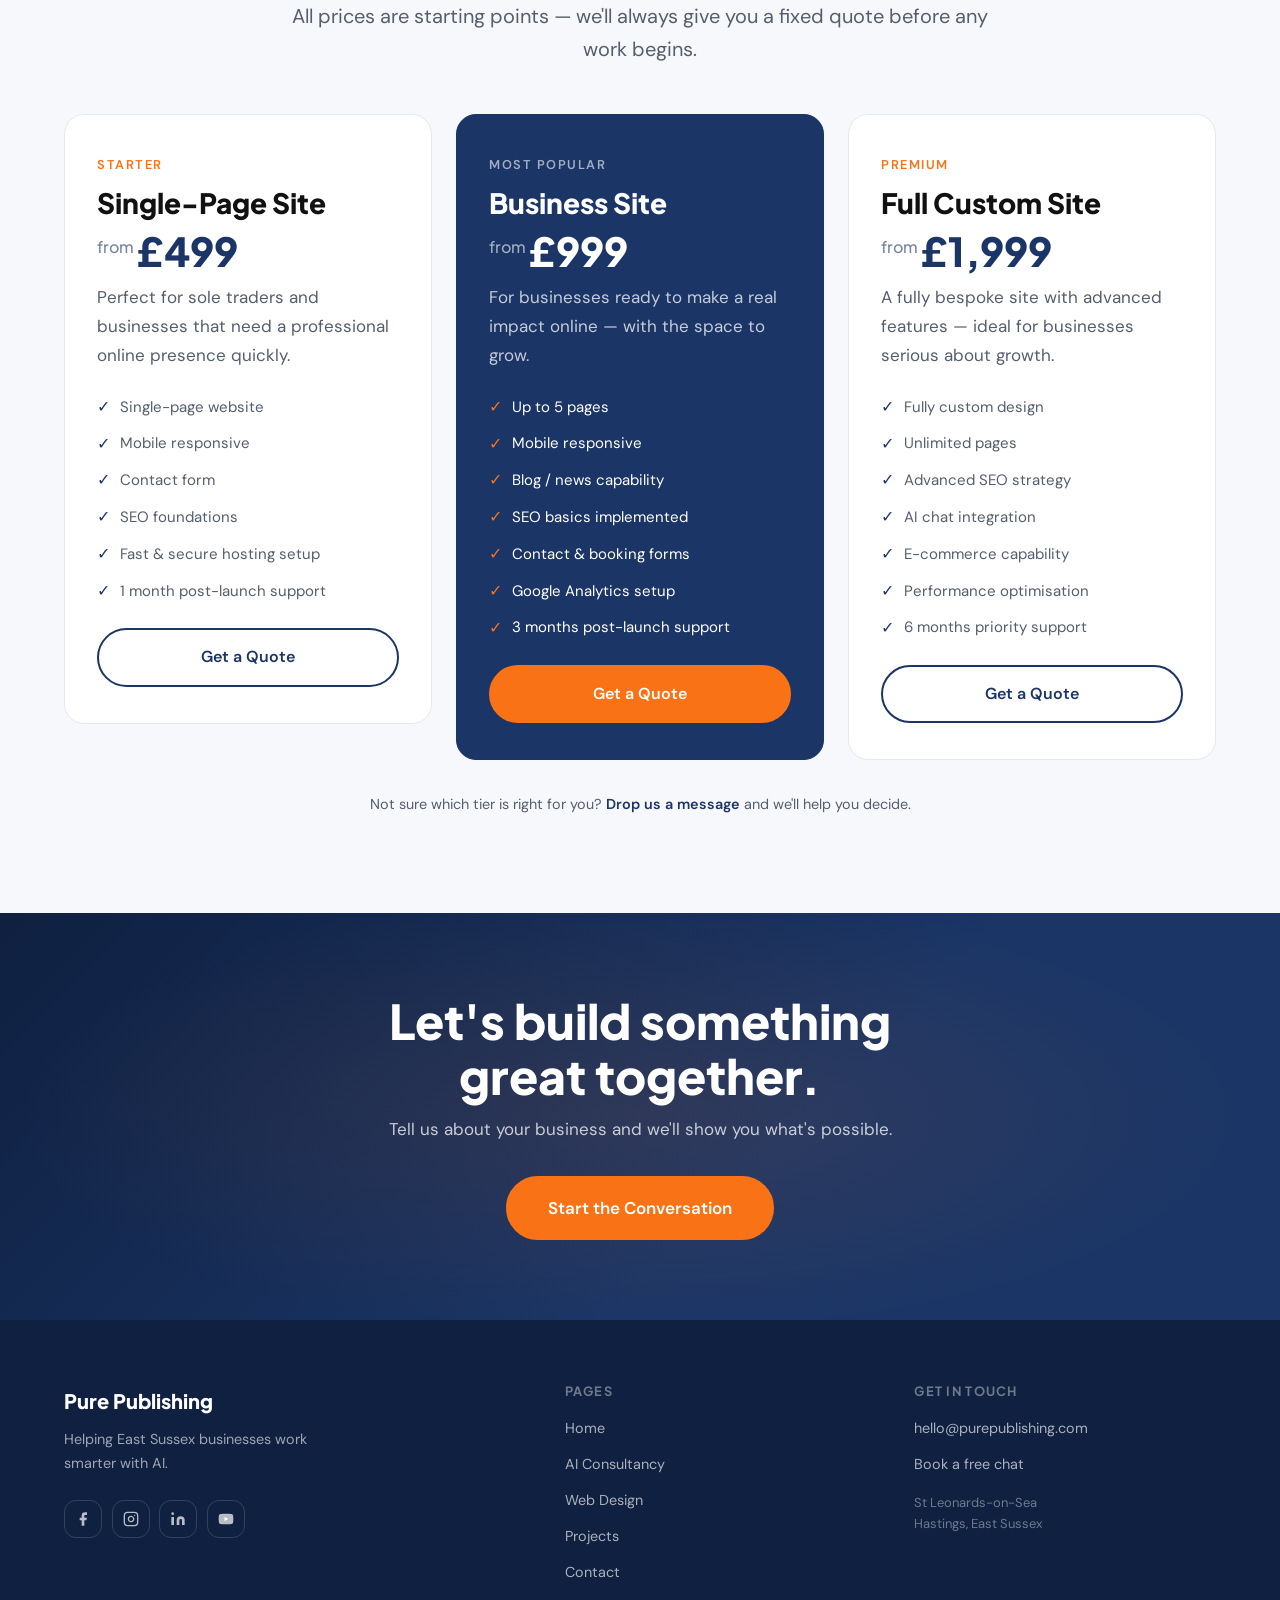
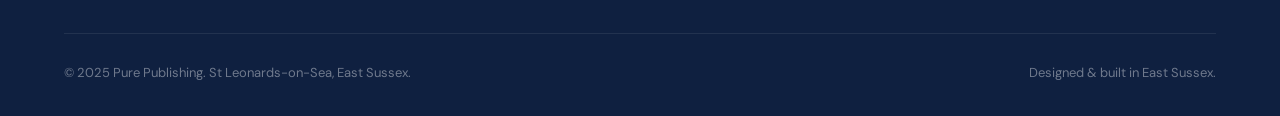
<file: web-design.html>
<!DOCTYPE html>
<html lang="en">
<head>
  <meta charset="UTF-8" />
  <meta name="viewport" content="width=device-width, initial-scale=1.0" />
  <title>Web Design for Small Businesses | Pure Publishing</title>
  <meta name="description" content="Pure Publishing designs clean, fast websites built to convert. Mobile-friendly, SEO-ready, and easy to manage — for businesses across East Sussex and beyond." />
  <link rel="stylesheet" href="styles.css" />
</head>
<body>

  <!-- NAV -->
  <nav class="nav" role="navigation" aria-label="Main navigation">
    <div class="container">
      <div class="nav-inner">
        <a href="index.html" class="nav-logo" aria-label="Pure Publishing — Home">
          <svg class="nav-logo-svg" viewBox="0 0 36 36" fill="none" xmlns="http://www.w3.org/2000/svg" aria-hidden="true">
            <rect width="36" height="36" rx="9" fill="#1a3566"/>
            <text x="5" y="26" font-family="'Plus Jakarta Sans', sans-serif" font-weight="800" font-size="19" fill="white" letter-spacing="-1">PP</text>
            <circle cx="30" cy="8" r="3" fill="#f97316"/>
            <line x1="27.5" y1="8" x2="22" y2="14" stroke="#f97316" stroke-width="1.2" stroke-linecap="round" opacity="0.7"/>
          </svg>
          <span class="nav-logo-wordmark">Pure Publishing</span>
        </a>
        <ul class="nav-links" role="list">
          <li><a href="index.html">Home</a></li>
          <li><a href="ai-consultancy.html">AI Consultancy</a></li>
          <li><a href="web-design.html" class="active">Web Design</a></li>
          <li><a href="projects.html">Recent Projects</a></li>
          <li><a href="contact.html">Contact</a></li>
        </ul>
        <a href="contact.html" class="btn btn-primary nav-cta">Get in Touch</a>
        <button class="hamburger" aria-label="Open menu" aria-expanded="false">
          <span></span><span></span><span></span>
        </button>
      </div>
    </div>
  </nav>

  <div class="mobile-menu" role="dialog" aria-label="Mobile navigation">
    <button class="mobile-menu-close" aria-label="Close menu">&times;</button>
    <a href="index.html">Home</a>
    <a href="ai-consultancy.html">AI Consultancy</a>
    <a href="web-design.html">Web Design</a>
    <a href="projects.html">Recent Projects</a>
    <a href="contact.html">Contact</a>
  </div>


  <!-- ══════════════════════════════════════════
       HERO
  ══════════════════════════════════════════ -->
  <section class="hero page-hero" aria-label="Web Design hero">
    <div class="hero-bg" aria-hidden="true"></div>
    <div class="hero-grid" aria-hidden="true"></div>

    <div class="container hero-content">
      <span class="eyebrow eyebrow-light hero-fade">Web Design</span>
      <h1 class="hero-fade-up">Websites That Work<br>as Hard as <span>You Do.</span></h1>
      <p class="lead hero-fade-up" style="animation-delay:0.55s; opacity:0; animation-fill-mode:forwards; max-width:580px;">
        Clean, fast, and built to convert — websites designed for real businesses,
        not design awards.
      </p>
      <div class="hero-btns">
        <a href="contact.html" class="btn btn-primary">Get a Quote</a>
        <a href="#pricing" class="btn btn-ghost">See Pricing</a>
      </div>
    </div>

    <div class="scroll-indicator" aria-hidden="true">
      <span>Scroll</span>
      <div class="scroll-chevron"></div>
    </div>
  </section>


  <!-- ══════════════════════════════════════════
       INTRO
  ══════════════════════════════════════════ -->
  <section style="padding: 4rem 0; background: var(--bg);">
    <div class="container">
      <div style="max-width: 800px; margin: 0 auto; text-align: center;">
        <p class="lead reveal" style="font-size: 1.3rem; color: var(--indigo); font-weight: 500; line-height: 1.55;">
          "Your website is your hardest-working employee.<br>It should look the part."
        </p>
        <p class="reveal reveal-d1" style="margin-top: 1rem;">
          A brilliant business deserves a brilliant website. We design and build sites that
          reflect your brand, work perfectly on every device, and actually bring in customers.
        </p>
      </div>
    </div>
  </section>


  <!-- ══════════════════════════════════════════
       WHAT'S INCLUDED — 6 features
  ══════════════════════════════════════════ -->
  <section class="section" style="background: var(--bg-muted);">
    <div class="container">
      <div class="section-header centered reveal">
        <span class="eyebrow">What's Included</span>
        <h2>Everything you need.<br>Nothing you don't.</h2>
        <p class="lead" style="margin-top: 0.75rem;">
          Every website we build comes with these essentials as standard.
        </p>
      </div>

      <div class="cards-grid cards-grid-3" style="margin-top: 3rem;">
        <div class="card reveal reveal-d1" style="text-align: center; padding: 2rem;">
          <div class="card-icon" style="margin: 0 auto 1rem; font-size: 1.75rem; width: 60px; height: 60px;">📱</div>
          <h4>Mobile-Friendly Design</h4>
          <p>Looks and works perfectly on every screen — from phone to desktop. Mobile traffic counts for over half of all web visits.</p>
        </div>
        <div class="card reveal reveal-d2" style="text-align: center; padding: 2rem;">
          <div class="card-icon" style="margin: 0 auto 1rem; font-size: 1.75rem; width: 60px; height: 60px;">🔍</div>
          <h4>SEO Foundations</h4>
          <p>Proper page titles, descriptions, headings, and structure — built in from the start so search engines can find you.</p>
        </div>
        <div class="card reveal reveal-d3" style="text-align: center; padding: 2rem;">
          <div class="card-icon" style="margin: 0 auto 1rem; font-size: 1.75rem; width: 60px; height: 60px;">✏️</div>
          <h4>Easy for You to Update</h4>
          <p>No tech skills required. We build sites you can update yourself — or we can handle updates for you.</p>
        </div>
        <div class="card reveal reveal-d1" style="text-align: center; padding: 2rem;">
          <div class="card-icon" style="margin: 0 auto 1rem; font-size: 1.75rem; width: 60px; height: 60px;">⚡</div>
          <h4>Fast Loading</h4>
          <p>Speed matters — for visitors and for Google. We optimise every site so it loads quickly, even on slow connections.</p>
        </div>
        <div class="card reveal reveal-d2" style="text-align: center; padding: 2rem;">
          <div class="card-icon" style="margin: 0 auto 1rem; font-size: 1.75rem; width: 60px; height: 60px;">📬</div>
          <h4>Contact Forms &amp; Bookings</h4>
          <p>Integrated forms, booking tools, and enquiry systems — so customers can get in touch the moment they're ready.</p>
        </div>
        <div class="card reveal reveal-d3" style="text-align: center; padding: 2rem;">
          <div class="card-icon" style="margin: 0 auto 1rem; font-size: 1.75rem; width: 60px; height: 60px;">🛡️</div>
          <h4>Ongoing Support</h4>
          <p>We don't disappear after launch. We're here for questions, updates, and anything else you need going forward.</p>
        </div>
      </div>
    </div>
  </section>


  <!-- ══════════════════════════════════════════
       OUR PROCESS — timeline
  ══════════════════════════════════════════ -->
  <section class="section">
    <div class="container">
      <div class="section-header centered reveal" style="margin-bottom: 4rem;">
        <span class="eyebrow">Our Process</span>
        <h2>How we build your website.</h2>
        <p class="lead" style="margin-top: 0.75rem;">
          A clear, straightforward process — with you involved every step of the way.
        </p>
      </div>

      <div class="process-timeline">
        <div class="process-step reveal">
          <div class="step-marker">1</div>
          <div class="step-content">
            <h4>Discovery</h4>
            <p>We start by learning about your business, your goals, and who your customers are. The more we understand about you, the better the site we can build.</p>
          </div>
        </div>
        <div class="process-step reveal reveal-d1">
          <div class="step-marker">2</div>
          <div class="step-content">
            <h4>Design</h4>
            <p>We create a look and feel that reflects your brand — clean, professional, and with your customers in mind. You'll see designs before anything gets built.</p>
          </div>
        </div>
        <div class="process-step reveal reveal-d2">
          <div class="step-marker">3</div>
          <div class="step-content">
            <h4>Build</h4>
            <p>We build it properly — clean code, fast loading, accessible, and tested across devices and browsers. No shortcuts, no sloppy templates.</p>
          </div>
        </div>
        <div class="process-step reveal reveal-d3">
          <div class="step-marker">4</div>
          <div class="step-content">
            <h4>Launch</h4>
            <p>We handle the technical side of going live — domain setup, hosting, SSL, redirects. We make sure everything works before we flip the switch.</p>
          </div>
        </div>
        <div class="process-step reveal reveal-d4">
          <div class="step-marker">5</div>
          <div class="step-content">
            <h4>Support</h4>
            <p>After launch, we're still here. Whether you need a small update or a bigger change, we're on hand. No chasing, no messing around.</p>
          </div>
        </div>
      </div>
    </div>
  </section>


  <!-- ══════════════════════════════════════════
       PRICING — 3 tiers
  ══════════════════════════════════════════ -->
  <section class="section" id="pricing" style="background: var(--bg-muted);">
    <div class="container">
      <div class="section-header centered reveal" style="margin-bottom: 3rem;">
        <span class="eyebrow">Pricing</span>
        <h2>Straightforward pricing.<br>No nasty surprises.</h2>
        <p class="lead" style="margin-top: 0.75rem;">
          All prices are starting points — we'll always give you a fixed quote before any work begins.
        </p>
      </div>

      <div class="pricing-grid">

        <!-- Starter -->
        <div class="pricing-card reveal reveal-d1">
          <span class="eyebrow">Starter</span>
          <h3>Single-Page Site</h3>
          <div class="price"><span class="price-from">from </span>£499</div>
          <p>Perfect for sole traders and businesses that need a professional online presence quickly.</p>
          <ul class="pricing-features">
            <li><span class="check-icon">✓</span> Single-page website</li>
            <li><span class="check-icon">✓</span> Mobile responsive</li>
            <li><span class="check-icon">✓</span> Contact form</li>
            <li><span class="check-icon">✓</span> SEO foundations</li>
            <li><span class="check-icon">✓</span> Fast &amp; secure hosting setup</li>
            <li><span class="check-icon">✓</span> 1 month post-launch support</li>
          </ul>
          <a href="contact.html" class="btn btn-outline" style="width: 100%; justify-content: center;">Get a Quote</a>
        </div>

        <!-- Business (featured) -->
        <div class="pricing-card featured reveal reveal-d2">
          <span class="eyebrow" style="color: rgba(255,255,255,0.6);">Most Popular</span>
          <h3>Business Site</h3>
          <div class="price" style="color:#fff;"><span class="price-from" style="opacity:0.6;">from </span>£999</div>
          <p style="color:rgba(255,255,255,0.75);">For businesses ready to make a real impact online — with the space to grow.</p>
          <ul class="pricing-features">
            <li><span class="check-icon">✓</span> Up to 5 pages</li>
            <li><span class="check-icon">✓</span> Mobile responsive</li>
            <li><span class="check-icon">✓</span> Blog / news capability</li>
            <li><span class="check-icon">✓</span> SEO basics implemented</li>
            <li><span class="check-icon">✓</span> Contact &amp; booking forms</li>
            <li><span class="check-icon">✓</span> Google Analytics setup</li>
            <li><span class="check-icon">✓</span> 3 months post-launch support</li>
          </ul>
          <a href="contact.html" class="btn btn-primary" style="width: 100%; justify-content: center;">Get a Quote</a>
        </div>

        <!-- Premium -->
        <div class="pricing-card reveal reveal-d3">
          <span class="eyebrow">Premium</span>
          <h3>Full Custom Site</h3>
          <div class="price"><span class="price-from">from </span>£1,999</div>
          <p>A fully bespoke site with advanced features — ideal for businesses serious about growth.</p>
          <ul class="pricing-features">
            <li><span class="check-icon">✓</span> Fully custom design</li>
            <li><span class="check-icon">✓</span> Unlimited pages</li>
            <li><span class="check-icon">✓</span> Advanced SEO strategy</li>
            <li><span class="check-icon">✓</span> AI chat integration</li>
            <li><span class="check-icon">✓</span> E-commerce capability</li>
            <li><span class="check-icon">✓</span> Performance optimisation</li>
            <li><span class="check-icon">✓</span> 6 months priority support</li>
          </ul>
          <a href="contact.html" class="btn btn-outline" style="width: 100%; justify-content: center;">Get a Quote</a>
        </div>

      </div>

      <p class="reveal" style="text-align: center; margin-top: 2rem; font-size: 0.9rem; color: var(--text-muted);">
        Not sure which tier is right for you? <a href="contact.html" style="color: var(--indigo); font-weight: 600;">Drop us a message</a> and we'll help you decide.
      </p>
    </div>
  </section>


  <!-- ══════════════════════════════════════════
       CTA STRIP
  ══════════════════════════════════════════ -->
  <section class="cta-strip reveal">
    <div class="container">
      <h2>Let's build something<br>great together.</h2>
      <p>Tell us about your business and we'll show you what's possible.</p>
      <a href="contact.html" class="btn btn-primary" style="font-size: 1.0625rem; padding: 1rem 2.5rem;">Start the Conversation</a>
    </div>
  </section>


  <!-- FOOTER -->
  <footer class="footer" role="contentinfo">
    <div class="container">
      <div class="footer-grid">
        <div class="footer-brand">
          <div class="footer-wordmark">Pure Publishing</div>
          <p class="footer-tagline">Helping East Sussex businesses work smarter with AI.</p>
          <div class="footer-social" aria-label="Social media links">
            <a href="#" aria-label="Facebook" rel="noopener noreferrer"><svg width="16" height="16" viewBox="0 0 24 24" fill="currentColor"><path d="M18 2h-3a5 5 0 0 0-5 5v3H7v4h3v8h4v-8h3l1-4h-4V7a1 1 0 0 1 1-1h3z"/></svg></a>
            <a href="#" aria-label="Instagram" rel="noopener noreferrer"><svg width="16" height="16" viewBox="0 0 24 24" fill="none" stroke="currentColor" stroke-width="2" stroke-linecap="round" stroke-linejoin="round"><rect x="2" y="2" width="20" height="20" rx="5" ry="5"/><path d="M16 11.37A4 4 0 1 1 12.63 8 4 4 0 0 1 16 11.37z"/><line x1="17.5" y1="6.5" x2="17.51" y2="6.5"/></svg></a>
            <a href="#" aria-label="LinkedIn" rel="noopener noreferrer"><svg width="16" height="16" viewBox="0 0 24 24" fill="currentColor"><path d="M16 8a6 6 0 0 1 6 6v7h-4v-7a2 2 0 0 0-2-2 2 2 0 0 0-2 2v7h-4v-7a6 6 0 0 1 6-6z"/><rect x="2" y="9" width="4" height="12"/><circle cx="4" cy="4" r="2"/></svg></a>
            <a href="#" aria-label="YouTube" rel="noopener noreferrer"><svg width="16" height="16" viewBox="0 0 24 24" fill="currentColor"><path d="M22.54 6.42a2.78 2.78 0 0 0-1.95-1.96C18.88 4 12 4 12 4s-6.88 0-8.59.46A2.78 2.78 0 0 0 1.46 6.42 29 29 0 0 0 1 12a29 29 0 0 0 .46 5.58 2.78 2.78 0 0 0 1.95 1.96C5.12 20 12 20 12 20s6.88 0 8.59-.46a2.78 2.78 0 0 0 1.96-1.96A29 29 0 0 0 23 12a29 29 0 0 0-.46-5.58z"/><polygon points="9.75 15.02 15.5 12 9.75 8.98 9.75 15.02" fill="white"/></svg></a>
          </div>
        </div>
        <div class="footer-col">
          <h5>Pages</h5>
          <ul>
            <li><a href="index.html">Home</a></li>
            <li><a href="ai-consultancy.html">AI Consultancy</a></li>
            <li><a href="web-design.html">Web Design</a></li>
            <li><a href="projects.html">Projects</a></li>
            <li><a href="contact.html">Contact</a></li>
          </ul>
        </div>
        <div class="footer-col">
          <h5>Get in Touch</h5>
          <ul>
            <li><a href="mailto:hello@purepublishing.com">hello@purepublishing.com</a></li>
            <li><a href="contact.html">Book a free chat</a></li>
          </ul>
          <p style="font-size:0.8125rem; color: rgba(255,255,255,0.4); margin-top: 1rem; line-height: 1.6;">St Leonards-on-Sea<br>Hastings, East Sussex</p>
        </div>
      </div>
      <div class="footer-bottom">
        <span>&copy; 2025 Pure Publishing. St Leonards-on-Sea, East Sussex.</span>
        <span>Designed &amp; built in East Sussex.</span>
      </div>
    </div>
  </footer>

  <script src="main.js"></script>
</body>
</html>
</file>
<file: styles.css>
/* ============================================================
   PURE PUBLISHING — Shared Stylesheet
   Colour palette:
     Primary:   #1a3566  (deep indigo)
     Accent:    #f97316  (warm amber/coral)
     Text:      #111111
     Bg:        #ffffff
     Muted bg:  #f7f8fc
     Border:    #e4e8f0
   Fonts: Plus Jakarta Sans (headings) · DM Sans (body)
   ============================================================ */

/* ── Google Fonts ── */
@import url('https://fonts.googleapis.com/css2?family=Plus+Jakarta+Sans:wght@400;500;600;700;800&family=DM+Sans:ital,opsz,wght@0,9..40,300;0,9..40,400;0,9..40,500;0,9..40,600;1,9..40,400&display=swap');

/* ── Reset & base ── */
*, *::before, *::after { box-sizing: border-box; margin: 0; padding: 0; }

:root {
  --indigo:       #1a3566;
  --indigo-dark:  #0f2040;
  --indigo-mid:   #24478a;
  --accent:       #f97316;
  --accent-dark:  #ea6c0a;
  --text:         #111111;
  --text-muted:   #555e6d;
  --bg:           #ffffff;
  --bg-muted:     #f7f8fc;
  --border:       #e4e8f0;
  --radius:       12px;
  --radius-lg:    20px;
  --shadow-sm:    0 2px 8px rgba(26,53,102,0.08);
  --shadow-md:    0 8px 32px rgba(26,53,102,0.12);
  --shadow-lg:    0 20px 60px rgba(26,53,102,0.18);
  --transition:   0.4s cubic-bezier(0.4,0,0.2,1);
}

html { scroll-behavior: smooth; font-size: 16px; }

body {
  font-family: 'DM Sans', sans-serif;
  color: var(--text);
  background: var(--bg);
  line-height: 1.65;
  -webkit-font-smoothing: antialiased;
}

img { display: block; max-width: 100%; }
a { color: inherit; text-decoration: none; }
ul { list-style: none; }
button { cursor: pointer; font-family: inherit; }

/* ── Typography scale ── */
h1, h2, h3, h4, h5 {
  font-family: 'Plus Jakarta Sans', sans-serif;
  line-height: 1.15;
  font-weight: 800;
  color: var(--text);
}

h1 { font-size: clamp(2.4rem, 6vw, 5rem); }
h2 { font-size: clamp(1.8rem, 4vw, 3rem); }
h3 { font-size: clamp(1.25rem, 2.5vw, 1.75rem); }
h4 { font-size: 1.15rem; font-weight: 700; }

p { font-size: 1.0625rem; line-height: 1.7; color: var(--text-muted); }
.lead { font-size: clamp(1.05rem, 2vw, 1.25rem); color: var(--text-muted); line-height: 1.65; }

/* ── Utility ── */
.container { max-width: 1200px; margin: 0 auto; padding: 0 1.5rem; }
.section { padding: 6rem 0; }
.section-sm { padding: 4rem 0; }

.text-center { text-align: center; }
.text-white { color: #fff !important; }
.text-white p, .text-white .lead { color: rgba(255,255,255,0.82) !important; }

.eyebrow {
  display: inline-block;
  font-family: 'DM Sans', sans-serif;
  font-size: 0.8rem;
  font-weight: 600;
  letter-spacing: 0.12em;
  text-transform: uppercase;
  color: var(--accent);
  margin-bottom: 0.75rem;
}
.eyebrow-light { color: rgba(255,255,255,0.7); }

.section-header { max-width: 720px; }
.section-header.centered { margin: 0 auto; text-align: center; }

/* ── Buttons ── */
.btn {
  display: inline-flex;
  align-items: center;
  gap: 0.5rem;
  padding: 0.875rem 2rem;
  border-radius: 999px;
  font-family: 'DM Sans', sans-serif;
  font-size: 1rem;
  font-weight: 600;
  border: 2px solid transparent;
  transition: all 0.25s ease;
  white-space: nowrap;
}
.btn-primary {
  background: var(--accent);
  color: #fff;
  border-color: var(--accent);
}
.btn-primary:hover {
  background: var(--accent-dark);
  border-color: var(--accent-dark);
  transform: translateY(-2px);
  box-shadow: 0 8px 24px rgba(249,115,22,0.35);
}
.btn-ghost {
  background: transparent;
  color: #fff;
  border-color: rgba(255,255,255,0.5);
}
.btn-ghost:hover {
  background: rgba(255,255,255,0.12);
  border-color: #fff;
  transform: translateY(-2px);
}
.btn-outline {
  background: transparent;
  color: var(--indigo);
  border-color: var(--indigo);
}
.btn-outline:hover {
  background: var(--indigo);
  color: #fff;
  transform: translateY(-2px);
  box-shadow: var(--shadow-md);
}
.btn-sm { padding: 0.6rem 1.4rem; font-size: 0.9rem; }

/* ── Navigation ── */
.nav {
  position: fixed;
  top: 0; left: 0; right: 0;
  z-index: 1000;
  padding: 1.25rem 0;
  transition: background 0.35s ease, box-shadow 0.35s ease, padding 0.35s ease;
}
.nav.scrolled {
  background: rgba(255,255,255,0.85);
  backdrop-filter: blur(18px) saturate(180%);
  -webkit-backdrop-filter: blur(18px) saturate(180%);
  box-shadow: 0 1px 0 rgba(0,0,0,0.08);
  padding: 0.75rem 0;
}
.nav.scrolled .nav-logo-wordmark { color: var(--indigo); }
.nav.scrolled .nav-links a { color: var(--text); }
.nav.scrolled .nav-links a:hover { color: var(--indigo); }
.nav.scrolled .nav-cta { display: inline-flex; }

.nav-inner {
  display: flex;
  align-items: center;
  justify-content: space-between;
  gap: 2rem;
}
.nav-logo {
  display: flex;
  align-items: center;
  gap: 0.6rem;
  flex-shrink: 0;
}
.nav-logo-svg { width: 36px; height: 36px; }
.nav-logo-wordmark {
  font-family: 'Plus Jakarta Sans', sans-serif;
  font-weight: 800;
  font-size: 1.1rem;
  color: #fff;
  transition: color 0.35s;
  letter-spacing: -0.01em;
}
.nav-links {
  display: flex;
  align-items: center;
  gap: 2rem;
}
.nav-links a {
  font-size: 0.9375rem;
  font-weight: 500;
  color: rgba(255,255,255,0.9);
  transition: color 0.2s;
  position: relative;
}
.nav-links a::after {
  content: '';
  position: absolute;
  bottom: -3px; left: 0; right: 0;
  height: 2px;
  background: var(--accent);
  border-radius: 2px;
  transform: scaleX(0);
  transition: transform 0.25s ease;
  transform-origin: left;
}
.nav-links a:hover::after,
.nav-links a.active::after { transform: scaleX(1); }
.nav-links a.active { color: #fff; font-weight: 600; }
.nav.scrolled .nav-links a.active { color: var(--indigo); }

.nav-cta {
  display: none;
}
.nav.scrolled .nav-cta {
  display: inline-flex;
  padding: 0.5rem 1.25rem;
  font-size: 0.875rem;
}

.hamburger {
  display: none;
  flex-direction: column;
  gap: 5px;
  background: none;
  border: none;
  padding: 0.4rem;
  cursor: pointer;
}
.hamburger span {
  display: block;
  width: 24px;
  height: 2px;
  background: #fff;
  border-radius: 2px;
  transition: all 0.3s ease;
}
.nav.scrolled .hamburger span { background: var(--text); }
.hamburger.open span:nth-child(1) { transform: translateY(7px) rotate(45deg); }
.hamburger.open span:nth-child(2) { opacity: 0; }
.hamburger.open span:nth-child(3) { transform: translateY(-7px) rotate(-45deg); }

.mobile-menu {
  display: none;
  position: fixed;
  top: 0; left: 0; right: 0; bottom: 0;
  background: var(--indigo-dark);
  z-index: 999;
  flex-direction: column;
  align-items: center;
  justify-content: center;
  gap: 2rem;
  opacity: 0;
  pointer-events: none;
  transition: opacity 0.3s ease;
}
.mobile-menu.open {
  display: flex;
  opacity: 1;
  pointer-events: all;
}
.mobile-menu a {
  font-family: 'Plus Jakarta Sans', sans-serif;
  font-size: 1.75rem;
  font-weight: 700;
  color: #fff;
  transition: color 0.2s;
}
.mobile-menu a:hover { color: var(--accent); }
.mobile-menu-close {
  position: absolute;
  top: 1.5rem; right: 1.5rem;
  background: none;
  border: none;
  color: #fff;
  font-size: 2rem;
  line-height: 1;
  cursor: pointer;
}

/* ── Hero (shared base) ── */
.hero {
  min-height: 100vh;
  display: flex;
  flex-direction: column;
  justify-content: center;
  position: relative;
  overflow: hidden;
  background: var(--indigo-dark);
}
.hero-bg {
  position: absolute;
  inset: 0;
  background:
    radial-gradient(ellipse 80% 60% at 20% 40%, rgba(36,71,138,0.9) 0%, transparent 70%),
    radial-gradient(ellipse 60% 80% at 80% 20%, rgba(249,115,22,0.15) 0%, transparent 60%),
    linear-gradient(135deg, #0f2040 0%, #1a3566 50%, #0f2040 100%);
}
.hero-grid {
  position: absolute;
  inset: 0;
  background-image:
    linear-gradient(rgba(255,255,255,0.03) 1px, transparent 1px),
    linear-gradient(90deg, rgba(255,255,255,0.03) 1px, transparent 1px);
  background-size: 60px 60px;
}
.hero-content {
  position: relative;
  z-index: 2;
  padding: 8rem 0 6rem;
}
.hero h1 { color: #fff; margin-bottom: 1.25rem; }
.hero h1 span { color: var(--accent); }
.hero .lead { max-width: 640px; margin-bottom: 2.5rem; }
.hero-btns { display: flex; gap: 1rem; flex-wrap: wrap; }

.scroll-indicator {
  position: absolute;
  bottom: 2.5rem;
  left: 50%;
  transform: translateX(-50%);
  z-index: 2;
  display: flex;
  flex-direction: column;
  align-items: center;
  gap: 0.4rem;
  color: rgba(255,255,255,0.5);
  font-size: 0.75rem;
  letter-spacing: 0.08em;
  text-transform: uppercase;
}
.scroll-chevron {
  width: 24px;
  height: 24px;
  border-right: 2px solid rgba(255,255,255,0.4);
  border-bottom: 2px solid rgba(255,255,255,0.4);
  transform: rotate(45deg);
  animation: chevronBounce 1.8s ease-in-out infinite;
}
@keyframes chevronBounce {
  0%, 100% { transform: rotate(45deg) translateY(0); opacity: 0.5; }
  50%       { transform: rotate(45deg) translateY(6px); opacity: 1; }
}

/* ── Indigo section ── */
.section-indigo {
  background: linear-gradient(135deg, var(--indigo-dark) 0%, var(--indigo) 100%);
  color: #fff;
}
.section-indigo h2,
.section-indigo h3,
.section-indigo h4 { color: #fff; }

/* ── Cards ── */
.card {
  background: var(--bg);
  border-radius: var(--radius-lg);
  border: 1px solid var(--border);
  padding: 2rem;
  transition: transform var(--transition), box-shadow var(--transition);
}
.card:hover {
  transform: translateY(-6px);
  box-shadow: var(--shadow-lg);
}
.card-icon {
  width: 52px;
  height: 52px;
  border-radius: var(--radius);
  background: linear-gradient(135deg, rgba(26,53,102,0.08), rgba(26,53,102,0.04));
  display: flex;
  align-items: center;
  justify-content: center;
  margin-bottom: 1.25rem;
  font-size: 1.5rem;
}

.cards-grid { display: grid; gap: 1.5rem; }
.cards-grid-3 { grid-template-columns: repeat(3, 1fr); }
.cards-grid-2 { grid-template-columns: repeat(2, 1fr); }

/* ── Feature split (alternating image/text) ── */
.split-row {
  display: grid;
  grid-template-columns: 1fr 1fr;
  gap: 5rem;
  align-items: center;
}
.split-row.reverse { direction: rtl; }
.split-row.reverse > * { direction: ltr; }

.split-visual {
  border-radius: var(--radius-lg);
  overflow: hidden;
  aspect-ratio: 4/3;
  position: relative;
}
.split-visual-inner {
  width: 100%;
  height: 100%;
  display: flex;
  align-items: center;
  justify-content: center;
}
.split-text .step-number {
  font-family: 'Plus Jakarta Sans', sans-serif;
  font-size: 4rem;
  font-weight: 800;
  color: rgba(26,53,102,0.08);
  line-height: 1;
  margin-bottom: 0.5rem;
}

/* ── Stats bar ── */
.stats-row {
  display: flex;
  gap: 3rem;
  flex-wrap: wrap;
}
.stat-item { flex: 1; min-width: 140px; }
.stat-number {
  font-family: 'Plus Jakarta Sans', sans-serif;
  font-size: 2.75rem;
  font-weight: 800;
  color: #fff;
  line-height: 1;
  margin-bottom: 0.35rem;
}
.stat-label { font-size: 0.9375rem; color: rgba(255,255,255,0.7); }

/* ── CTA strip ── */
.cta-strip {
  padding: 5rem 0;
  background: linear-gradient(135deg, #0f2040 0%, var(--indigo) 60%, #1a3566 100%);
  text-align: center;
  position: relative;
  overflow: hidden;
}
.cta-strip::before {
  content: '';
  position: absolute;
  inset: 0;
  background: radial-gradient(ellipse 70% 80% at 50% 50%, rgba(249,115,22,0.1) 0%, transparent 70%);
}
.cta-strip > * { position: relative; z-index: 1; }
.cta-strip h2 { color: #fff; margin-bottom: 0.75rem; }
.cta-strip p { color: rgba(255,255,255,0.75); margin-bottom: 2rem; }

/* ── Accordion / FAQ ── */
.accordion { display: flex; flex-direction: column; gap: 0.75rem; }
.accordion-item {
  border: 1px solid var(--border);
  border-radius: var(--radius);
  overflow: hidden;
}
.accordion-header {
  width: 100%;
  background: var(--bg);
  border: none;
  text-align: left;
  padding: 1.25rem 1.5rem;
  display: flex;
  justify-content: space-between;
  align-items: center;
  gap: 1rem;
  font-family: 'Plus Jakarta Sans', sans-serif;
  font-weight: 600;
  font-size: 1rem;
  color: var(--text);
  transition: background 0.2s;
}
.accordion-header:hover { background: var(--bg-muted); }
.accordion-header.open { background: var(--bg-muted); color: var(--indigo); }
.accordion-icon {
  width: 24px;
  height: 24px;
  border-radius: 50%;
  background: var(--border);
  display: flex;
  align-items: center;
  justify-content: center;
  flex-shrink: 0;
  transition: transform 0.3s ease, background 0.2s;
  font-size: 1rem;
  line-height: 1;
}
.accordion-header.open .accordion-icon {
  transform: rotate(45deg);
  background: var(--indigo);
  color: #fff;
}
.accordion-body {
  max-height: 0;
  overflow: hidden;
  transition: max-height 0.4s ease, padding 0.3s ease;
  padding: 0 1.5rem;
}
.accordion-body.open {
  max-height: 300px;
  padding: 0 1.5rem 1.25rem;
}
.accordion-body p { font-size: 0.9375rem; }

/* ── Pricing cards ── */
.pricing-grid { display: grid; grid-template-columns: repeat(3, 1fr); gap: 1.5rem; align-items: start; }
.pricing-card {
  background: var(--bg);
  border: 1px solid var(--border);
  border-radius: var(--radius-lg);
  padding: 2.25rem 2rem;
  transition: transform var(--transition), box-shadow var(--transition);
}
.pricing-card:hover { transform: translateY(-6px); box-shadow: var(--shadow-lg); }
.pricing-card.featured {
  background: var(--indigo);
  border-color: var(--indigo);
  color: #fff;
  transform: scale(1.04);
}
.pricing-card.featured:hover { transform: scale(1.04) translateY(-6px); }
.pricing-card.featured h3,
.pricing-card.featured .price,
.pricing-card.featured li { color: #fff; }
.pricing-card.featured p { color: rgba(255,255,255,0.75); }
.pricing-card.featured .check-icon { color: var(--accent); }

.price {
  font-family: 'Plus Jakarta Sans', sans-serif;
  font-size: 2.5rem;
  font-weight: 800;
  color: var(--indigo);
  margin: 0.75rem 0;
  line-height: 1;
}
.price-from { font-size: 1rem; font-weight: 500; opacity: 0.6; vertical-align: super; }

.pricing-features { margin: 1.5rem 0; display: flex; flex-direction: column; gap: 0.65rem; }
.pricing-features li {
  display: flex;
  align-items: center;
  gap: 0.6rem;
  font-size: 0.9375rem;
  color: var(--text-muted);
}
.check-icon { color: var(--indigo); font-size: 1rem; flex-shrink: 0; }

/* ── Process timeline ── */
.process-timeline { position: relative; max-width: 800px; margin: 0 auto; }
.process-timeline::before {
  content: '';
  position: absolute;
  left: 31px;
  top: 0; bottom: 0;
  width: 2px;
  background: linear-gradient(to bottom, var(--indigo), var(--accent));
  opacity: 0.15;
}
.process-step { display: flex; gap: 2rem; padding-bottom: 3rem; position: relative; }
.process-step:last-child { padding-bottom: 0; }
.step-marker {
  width: 64px;
  height: 64px;
  border-radius: 50%;
  background: linear-gradient(135deg, var(--indigo), var(--indigo-mid));
  color: #fff;
  font-family: 'Plus Jakarta Sans', sans-serif;
  font-weight: 800;
  font-size: 1.1rem;
  display: flex;
  align-items: center;
  justify-content: center;
  flex-shrink: 0;
  position: relative;
  z-index: 1;
  box-shadow: var(--shadow-md);
}
.step-content { padding-top: 0.75rem; }
.step-content h4 { margin-bottom: 0.5rem; color: var(--indigo); }
.step-content p { font-size: 0.9375rem; }

/* ── Project grid ── */
.projects-grid {
  display: grid;
  grid-template-columns: repeat(3, 1fr);
  gap: 1.5rem;
}
.project-card {
  background: var(--bg);
  border-radius: var(--radius-lg);
  border: 1px solid var(--border);
  overflow: hidden;
  transition: transform var(--transition), box-shadow var(--transition);
}
.project-card:hover { transform: translateY(-6px) scale(1.01); box-shadow: var(--shadow-lg); }
.project-thumb {
  aspect-ratio: 16/9;
  width: 100%;
}
.project-body { padding: 1.5rem; }
.project-tags { display: flex; gap: 0.5rem; flex-wrap: wrap; margin-bottom: 0.75rem; }
.tag {
  display: inline-block;
  padding: 0.2rem 0.75rem;
  border-radius: 999px;
  font-size: 0.75rem;
  font-weight: 600;
  background: rgba(26,53,102,0.08);
  color: var(--indigo);
}
.tag-ai { background: rgba(26,53,102,0.1); color: var(--indigo); }
.tag-web { background: rgba(249,115,22,0.1); color: var(--accent-dark); }

/* ── Testimonials ── */
.testimonials-grid { display: grid; grid-template-columns: repeat(3, 1fr); gap: 1.5rem; }
.testimonial-card {
  background: var(--bg);
  border-radius: var(--radius-lg);
  border: 1px solid var(--border);
  padding: 2rem;
  transition: transform var(--transition), box-shadow var(--transition);
}
.testimonial-card:hover { transform: translateY(-4px); box-shadow: var(--shadow-md); }
.stars { color: #f59e0b; font-size: 1rem; margin-bottom: 1rem; letter-spacing: 0.05em; }
.testimonial-quote {
  font-size: 0.9375rem;
  line-height: 1.7;
  color: var(--text-muted);
  margin-bottom: 1.25rem;
  font-style: italic;
}
.testimonial-author { font-weight: 600; font-size: 0.9rem; color: var(--text); }
.testimonial-role { font-size: 0.8125rem; color: var(--text-muted); }

/* ── Contact form ── */
.contact-grid { display: grid; grid-template-columns: 1.2fr 0.8fr; gap: 4rem; align-items: start; }
.form-group { margin-bottom: 1.25rem; }
.form-group label {
  display: block;
  font-size: 0.875rem;
  font-weight: 600;
  color: var(--text);
  margin-bottom: 0.4rem;
}
.form-group input,
.form-group select,
.form-group textarea {
  width: 100%;
  padding: 0.875rem 1rem;
  border: 1px solid var(--border);
  border-radius: var(--radius);
  font-family: 'DM Sans', sans-serif;
  font-size: 0.9375rem;
  color: var(--text);
  background: var(--bg);
  transition: border-color 0.2s, box-shadow 0.2s;
  outline: none;
  appearance: none;
  -webkit-appearance: none;
}
.form-group input:focus,
.form-group select:focus,
.form-group textarea:focus {
  border-color: var(--indigo);
  box-shadow: 0 0 0 3px rgba(26,53,102,0.1);
}
.form-group textarea { resize: vertical; min-height: 140px; }
.form-group select { background-image: url("data:image/svg+xml,%3Csvg xmlns='http://www.w3.org/2000/svg' width='12' height='8' viewBox='0 0 12 8'%3E%3Cpath d='M1 1l5 5 5-5' stroke='%23555e6d' stroke-width='1.5' fill='none' stroke-linecap='round'/%3E%3C/svg%3E"); background-repeat: no-repeat; background-position: right 1rem center; padding-right: 2.5rem; }
.form-optional { font-size: 0.8rem; color: var(--text-muted); font-weight: 400; margin-left: 0.25rem; }

.contact-info { display: flex; flex-direction: column; gap: 1.5rem; }
.contact-item { display: flex; align-items: flex-start; gap: 1rem; }
.contact-item-icon {
  width: 44px; height: 44px;
  border-radius: var(--radius);
  background: rgba(26,53,102,0.08);
  display: flex; align-items: center; justify-content: center;
  font-size: 1.25rem;
  flex-shrink: 0;
}
.contact-item-text h4 { margin-bottom: 0.2rem; font-size: 0.9375rem; }
.contact-item-text p { font-size: 0.875rem; margin: 0; }
.contact-item-text a { color: var(--indigo); }
.contact-item-text a:hover { text-decoration: underline; }

.social-links { display: flex; gap: 0.75rem; }
.social-link {
  width: 40px; height: 40px;
  border-radius: var(--radius);
  background: rgba(26,53,102,0.08);
  display: flex; align-items: center; justify-content: center;
  color: var(--indigo);
  font-size: 1rem;
  transition: background 0.2s, color 0.2s, transform 0.2s;
}
.social-link:hover { background: var(--indigo); color: #fff; transform: translateY(-2px); }

/* ── Footer ── */
.footer {
  background: var(--indigo-dark);
  color: rgba(255,255,255,0.75);
  padding: 4rem 0 2rem;
}
.footer-grid {
  display: grid;
  grid-template-columns: 1.5fr 1fr 1fr;
  gap: 3rem;
  margin-bottom: 3rem;
}
.footer-brand .footer-wordmark {
  font-family: 'Plus Jakarta Sans', sans-serif;
  font-weight: 800;
  font-size: 1.25rem;
  color: #fff;
  margin-bottom: 0.6rem;
}
.footer-tagline { font-size: 0.9rem; color: rgba(255,255,255,0.6); max-width: 280px; }
.footer-social { display: flex; gap: 0.6rem; margin-top: 1.5rem; }
.footer-social a {
  width: 38px; height: 38px;
  border-radius: var(--radius);
  border: 1px solid rgba(255,255,255,0.15);
  display: flex; align-items: center; justify-content: center;
  color: rgba(255,255,255,0.7);
  font-size: 0.95rem;
  transition: background 0.2s, color 0.2s, border-color 0.2s;
}
.footer-social a:hover { background: var(--accent); border-color: var(--accent); color: #fff; }
.footer-col h5 {
  font-family: 'Plus Jakarta Sans', sans-serif;
  font-size: 0.8rem;
  font-weight: 700;
  letter-spacing: 0.1em;
  text-transform: uppercase;
  color: rgba(255,255,255,0.4);
  margin-bottom: 1rem;
}
.footer-col ul { display: flex; flex-direction: column; gap: 0.6rem; }
.footer-col ul a { font-size: 0.9rem; color: rgba(255,255,255,0.65); transition: color 0.2s; }
.footer-col ul a:hover { color: #fff; }
.footer-bottom {
  border-top: 1px solid rgba(255,255,255,0.08);
  padding-top: 1.75rem;
  display: flex;
  justify-content: space-between;
  align-items: center;
  flex-wrap: wrap;
  gap: 1rem;
  font-size: 0.8125rem;
  color: rgba(255,255,255,0.4);
}

/* ── Scroll reveal animations ── */
.reveal {
  opacity: 0;
  transform: translateY(32px);
  transition: opacity 0.6s ease, transform 0.6s ease;
}
.reveal.visible {
  opacity: 1;
  transform: none;
}
.reveal-left {
  opacity: 0;
  transform: translateX(-40px);
  transition: opacity 0.6s ease, transform 0.6s ease;
}
.reveal-left.visible {
  opacity: 1;
  transform: none;
}
.reveal-right {
  opacity: 0;
  transform: translateX(40px);
  transition: opacity 0.6s ease, transform 0.6s ease;
}
.reveal-right.visible {
  opacity: 1;
  transform: none;
}

/* Stagger delays */
.reveal-d1 { transition-delay: 0.1s; }
.reveal-d2 { transition-delay: 0.2s; }
.reveal-d3 { transition-delay: 0.3s; }
.reveal-d4 { transition-delay: 0.4s; }
.reveal-d5 { transition-delay: 0.5s; }
.reveal-d6 { transition-delay: 0.6s; }

/* ── Hero load animation ── */
.hero-fade {
  animation: heroFade 0.8s ease forwards;
  opacity: 0;
}
@keyframes heroFade {
  to { opacity: 1; transform: translateY(0); }
}
.hero-fade-up {
  animation: heroFadeUp 0.9s ease forwards;
  opacity: 0;
  transform: translateY(20px);
}
@keyframes heroFadeUp {
  to { opacity: 1; transform: translateY(0); }
}
.hero-fade { animation-delay: 0.2s; }
.hero-fade-up { animation-delay: 0.45s; }
.hero-btns { animation: heroFadeUp 0.9s 0.7s ease forwards; opacity: 0; transform: translateY(20px); }

/* Gradient placeholder visuals */
.gradient-1 { background: linear-gradient(135deg, #1a3566 0%, #24478a 40%, #f97316 100%); }
.gradient-2 { background: linear-gradient(135deg, #0f2040 0%, #1a3566 60%, #2d5fa8 100%); }
.gradient-3 { background: linear-gradient(135deg, #f97316 0%, #fb923c 50%, #fbbf24 100%); }
.gradient-4 { background: linear-gradient(135deg, #1a3566 0%, #2d5fa8 100%); }
.gradient-5 { background: linear-gradient(135deg, #0f2040 0%, #f97316 100%); }
.gradient-6 { background: linear-gradient(135deg, #24478a 0%, #1a3566 50%, #0f2040 100%); }

/* ── Who Is This For chips ── */
.who-grid { display: grid; grid-template-columns: repeat(3, 1fr); gap: 1rem; }
.who-card {
  display: flex;
  align-items: center;
  gap: 0.75rem;
  padding: 1.25rem 1.5rem;
  border-radius: var(--radius);
  border: 1px solid var(--border);
  background: var(--bg);
  transition: transform 0.25s, box-shadow 0.25s, border-color 0.25s;
}
.who-card:hover { transform: translateY(-3px); box-shadow: var(--shadow-sm); border-color: var(--indigo); }
.who-card-icon { font-size: 1.5rem; }
.who-card-label { font-weight: 600; font-size: 0.9375rem; color: var(--text); }

/* ── Page hero (smaller pages) ── */
.page-hero { min-height: 65vh; }

/* ── Notice banner ── */
.notice-bar {
  background: var(--accent);
  color: #fff;
  text-align: center;
  padding: 0.5rem 1rem;
  font-size: 0.875rem;
  font-weight: 500;
}
.notice-bar a { color: #fff; text-decoration: underline; }

/* ── Divider ── */
.divider { height: 1px; background: var(--border); }

/* ── Mobile responsive ── */
@media (max-width: 1024px) {
  .cards-grid-3 { grid-template-columns: repeat(2, 1fr); }
  .projects-grid { grid-template-columns: repeat(2, 1fr); }
  .testimonials-grid { grid-template-columns: repeat(2, 1fr); }
  .pricing-grid { grid-template-columns: 1fr; max-width: 500px; margin: 0 auto; }
  .pricing-card.featured { transform: none; }
  .pricing-card.featured:hover { transform: translateY(-6px); }
  .footer-grid { grid-template-columns: 1fr 1fr; }
  .who-grid { grid-template-columns: repeat(2, 1fr); }
}

@media (max-width: 768px) {
  .nav-links, .nav-cta { display: none !important; }
  .hamburger { display: flex; }
  .split-row { grid-template-columns: 1fr; gap: 2.5rem; }
  .split-row.reverse { direction: ltr; }
  .cards-grid-3 { grid-template-columns: 1fr; }
  .cards-grid-2 { grid-template-columns: 1fr; }
  .projects-grid { grid-template-columns: 1fr; }
  .testimonials-grid { grid-template-columns: 1fr; }
  .contact-grid { grid-template-columns: 1fr; }
  .stats-row { flex-direction: column; gap: 1.5rem; }
  .footer-grid { grid-template-columns: 1fr; gap: 2rem; }
  .footer-bottom { flex-direction: column; text-align: center; }
  .who-grid { grid-template-columns: 1fr; }
  .section { padding: 4rem 0; }
  .hero-content { padding-top: 6rem; }
}

@media (max-width: 480px) {
  h1 { font-size: 2.1rem; }
  h2 { font-size: 1.65rem; }
  .btn { padding: 0.75rem 1.5rem; font-size: 0.9rem; }
  .hero-btns { flex-direction: column; align-items: flex-start; }
}
</file>
